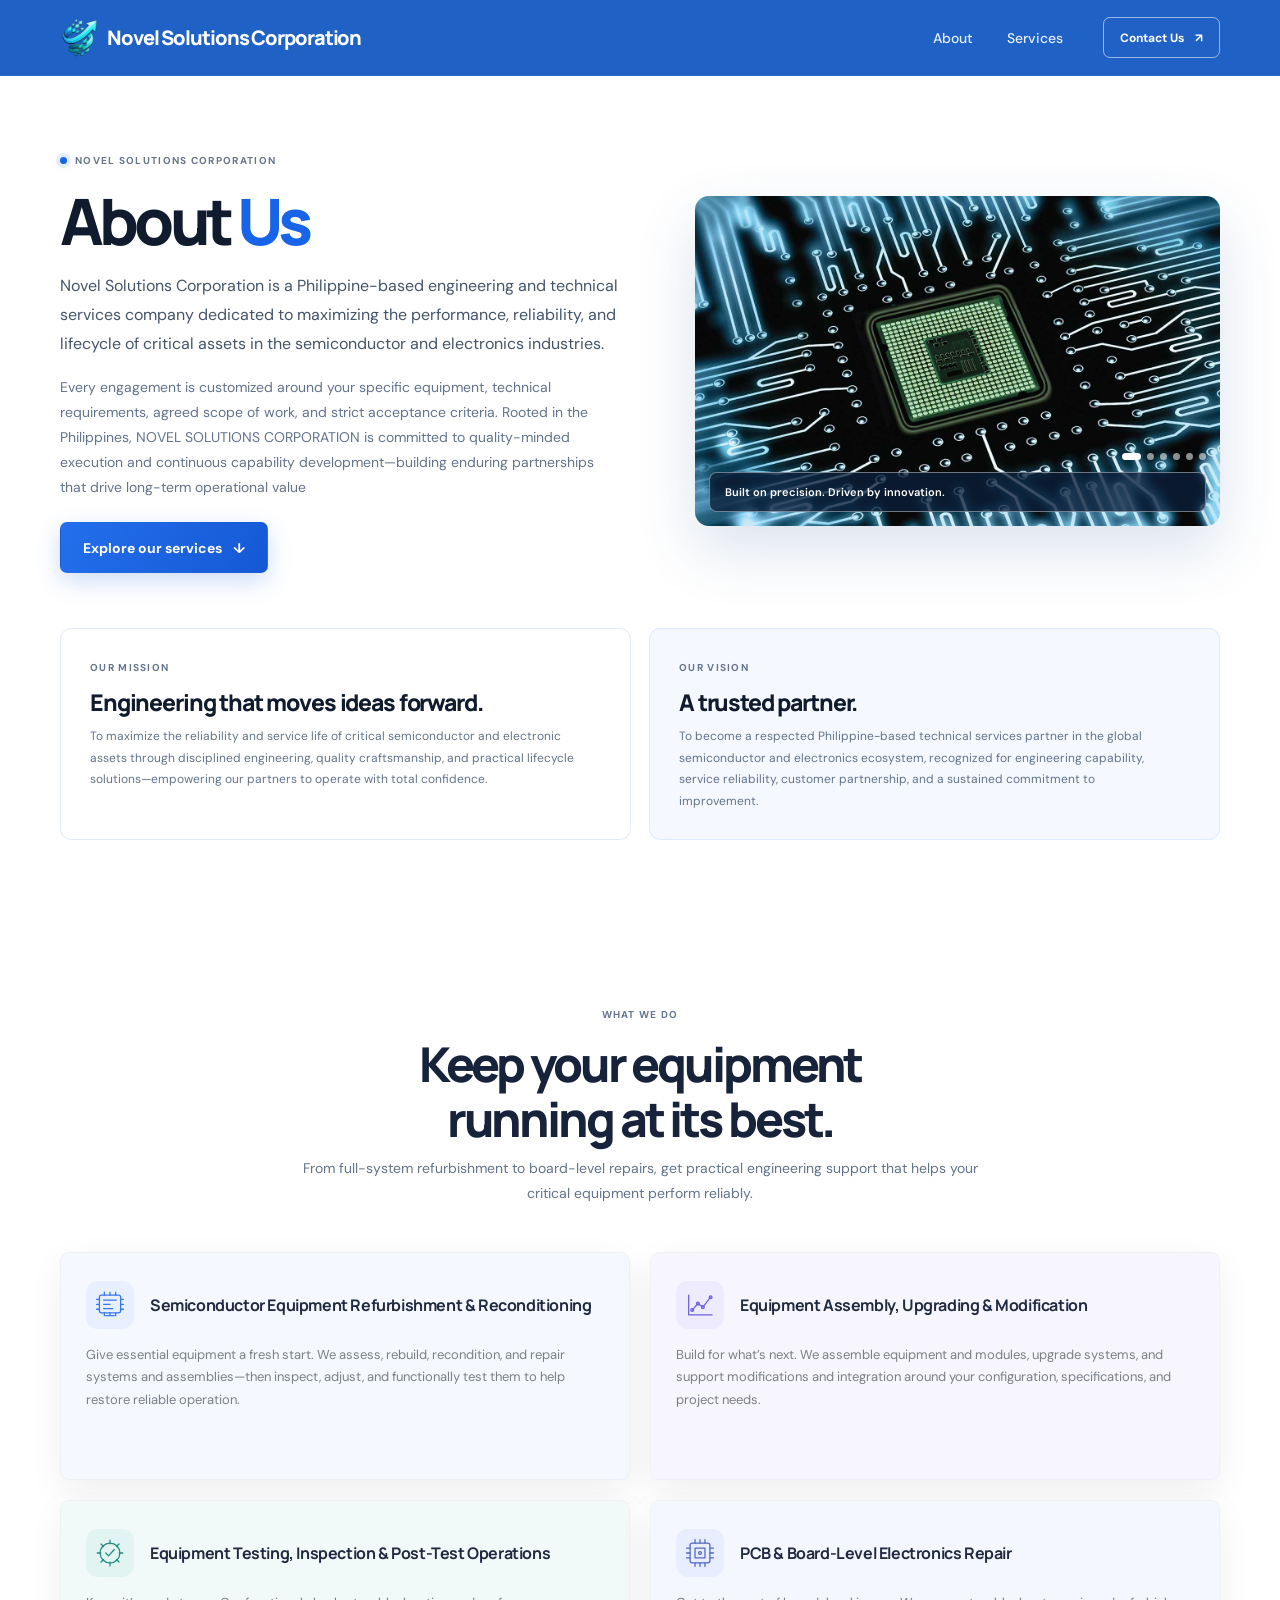
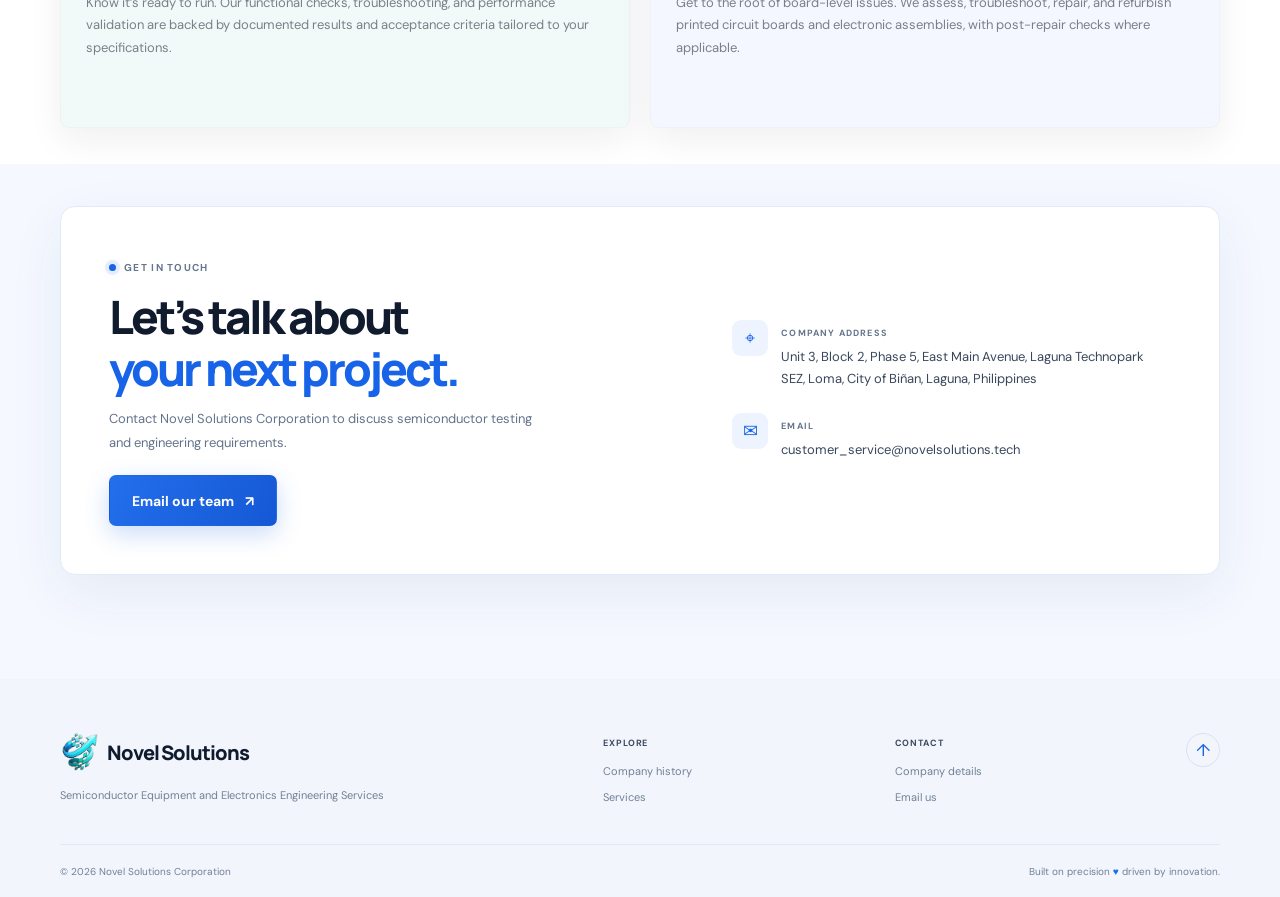
<file: index.html>
<!doctype html>
<html lang="en">
  <head>
    <meta charset="UTF-8" />
    <meta name="viewport" content="width=device-width, initial-scale=1.0" />
    <meta name="description" content="Learn about Novel Solutions Corporation, our semiconductor services, and contact information." />
    <meta name="theme-color" content="#f3f7ff" />
    <script>document.documentElement.classList.add("is-loading");</script>
    <title>Novel Solutions Corporation | Semiconductor Services</title>
    <link rel="preconnect" href="https://fonts.googleapis.com" />
    <link rel="preconnect" href="https://fonts.gstatic.com" crossorigin />
    <link href="https://fonts.googleapis.com/css2?family=DM+Sans:wght@400;500;600;700&family=Manrope:wght@400;500;600;700;800&display=swap" rel="stylesheet" />
    <link rel="preload" as="image" href="assets/novel-solutions-logo.png" />
    <link rel="stylesheet" href="styles.css" />
    <script src="script.js" defer></script>
  </head>
  <body>
    <div class="preloader" role="status" aria-live="polite" aria-label="Loading Novel Solutions">
      <img class="preloader-logo" src="assets/novel-solutions-logo.png" alt="" aria-hidden="true" />
      <span class="preloader-track" aria-hidden="true"><span></span></span>
    </div>
    <header class="site-header" id="top">
      <nav class="nav-wrap container" aria-label="Main navigation">
        <a class="brand" href="#top" aria-label="Novel Solutions home">
          <img class="brand-logo" src="assets/novel-solutions-mark.png" alt="" aria-hidden="true" />
          <span>Novel Solutions Corporation</span>
        </a>
        <button class="menu-toggle" type="button" aria-label="Open navigation" aria-expanded="false" aria-controls="primary-navigation">
          <span></span><span></span><span></span>
        </button>
        <div class="nav-panel" id="primary-navigation">
          <div class="nav-links">
            <a href="#history">About</a>
            <a href="#services">Services</a>
          </div>
          <a class="button button-small button-outline nav-cta" href="#contact">Contact Us <span aria-hidden="true">↗</span></a>
        </div>
      </nav>
    </header>

    <main>
      <section class="company-section section" id="history">
        <div class="container company-layout">
          <div class="company-story">
            <span class="eyebrow"><span class="eyebrow-dot"></span> NOVEL SOLUTIONS CORPORATION</span>
            <h1>About <span>Us</span></h1>
            <p class="company-lead">Novel Solutions Corporation is a Philippine-based engineering and technical services company dedicated to maximizing the performance, reliability, and lifecycle of critical assets in the semiconductor and electronics industries.</p>
            <p>Every engagement is customized around your specific equipment, technical requirements, agreed scope of work, and strict acceptance criteria. Rooted in the Philippines, NOVEL SOLUTIONS CORPORATION is committed to quality-minded execution and continuous capability development—building enduring partnerships that drive long-term operational value</p>
            <a class="button button-primary" href="#services">Explore our services <span aria-hidden="true">↓</span></a>
          </div>
          <figure class="company-photo semiconductor-slideshow" aria-label="Semiconductor image slideshow">
            <div class="slideshow-track">
              <div class="slideshow-slide active"><img src="Image/ss1.jpg" alt="Semiconductor service image 1" /></div>
              <div class="slideshow-slide"><img src="Image/ss2.jpg" alt="Semiconductor service image 2" /></div>
              <div class="slideshow-slide"><img src="Image/ss3.jpg" alt="Semiconductor service image 3" /></div>
              <div class="slideshow-slide"><img src="Image/ss4.jpg" alt="Semiconductor service image 4" /></div>
              <div class="slideshow-slide"><img src="Image/ss5.jpg" alt="Semiconductor service image 5" /></div>
              <div class="slideshow-slide"><img src="Image/ss6.jpg" alt="Semiconductor service image 6" /></div>
            </div>
            <button class="slideshow-arrow slideshow-prev" type="button" aria-label="Previous image">‹</button>
            <button class="slideshow-arrow slideshow-next" type="button" aria-label="Next image">›</button>
            <div class="slideshow-dots" aria-label="Choose slideshow image">
              <button class="active" type="button" aria-label="Show image 1" aria-current="true"></button>
              <button type="button" aria-label="Show image 2"></button>
              <button type="button" aria-label="Show image 3"></button>
              <button type="button" aria-label="Show image 4"></button>
              <button type="button" aria-label="Show image 5"></button>
              <button type="button" aria-label="Show image 6"></button>
            </div>
            <figcaption>Built on precision. Driven by innovation.</figcaption>
          </figure>
        </div>
        <div class="container purpose-grid">
          <article class="purpose-card">
            <span class="eyebrow">OUR MISSION</span>
            <h2>Engineering that moves ideas forward.</h2>
            <p>To maximize the reliability and service life of critical semiconductor and electronic assets through disciplined engineering, quality craftsmanship, and practical lifecycle solutions—empowering our partners to operate with total confidence.</p>
          </article>
          <article class="purpose-card purpose-card-highlight">
            <span class="eyebrow">OUR VISION</span>
            <h2>A trusted partner.</h2>
            <p>To become a respected Philippine-based technical services partner in the global semiconductor and electronics ecosystem, recognized for engineering capability, service reliability, customer partnership, and a sustained commitment to improvement.</p>
          </article>
        </div>
      </section>

      <section class="section company-services" id="services">
        <div class="container">
          <div class="section-heading centered">
            <span class="eyebrow">WHAT WE DO</span>
            <h2>Keep your equipment<br /><span>running at its best.</span></h2>
            <p>From full-system refurbishment to board-level repairs, get practical engineering support that helps your critical equipment perform reliably.</p>
          </div>
          <div class="service-grid">
            <article class="service-card">
              <svg class="circuit-effect" aria-hidden="true" viewBox="0 0 520 228" preserveAspectRatio="none">
                <g class="circuit-traces">
                  <path d="M0 58H94V28H188V76H286" />
                  <path d="M520 42H448V14H366V62H296" />
                  <path d="M52 228V174H112V128H74V88" />
                  <path d="M198 228V184H252V154H340V202H420V228" />
                  <path d="M520 178H462V132H398V98H520" />
                  <path d="M0 132H44V104H150V228" />
                  <path d="M328 228V116H376V82H520" />
                  <path d="M240 228V126H286V68" />
                  <path d="M0 194H74V228" />
                </g>
                <g class="circuit-pulses">
                  <circle cx="188" cy="76" r="3" />
                  <circle cx="366" cy="62" r="3" />
                  <circle cx="112" cy="128" r="3" />
                  <circle cx="398" cy="98" r="3" />
                  <circle cx="286" cy="68" r="3" />
                </g>
              </svg>
              <div class="service-card-heading">
                <span class="service-icon" aria-hidden="true"><svg viewBox="0 0 48 48" fill="none"><rect x="9" y="10" width="30" height="25" rx="3" /><path d="M15 17h18M15 23h9M15 29h13M18 39h12M24 35v4M5 16h4m-4 7h4m-4 7h4m30-14h4m-4 7h4m-4 7h4M16 6v4m8-4v4m8-4v4m-16 25v4m8-4v4m8-4v4" /></svg></span>
                <h3>Semiconductor Equipment Refurbishment &amp; Reconditioning</h3>
              </div>
              <p>Give essential equipment a fresh start. We assess, rebuild, recondition, and repair systems and assemblies—then inspect, adjust, and functionally test them to help restore reliable operation.</p>
            </article>
            <article class="service-card">
              <svg class="circuit-effect" aria-hidden="true" viewBox="0 0 520 228" preserveAspectRatio="none">
                <g class="circuit-traces">
                  <path d="M0 58H94V28H188V76H286" />
                  <path d="M520 42H448V14H366V62H296" />
                  <path d="M52 228V174H112V128H74V88" />
                  <path d="M198 228V184H252V154H340V202H420V228" />
                  <path d="M520 178H462V132H398V98H520" />
                  <path d="M0 132H44V104H150V228" />
                  <path d="M328 228V116H376V82H520" />
                  <path d="M240 228V126H286V68" />
                  <path d="M0 194H74V228" />
                </g>
                <g class="circuit-pulses">
                  <circle cx="188" cy="76" r="3" />
                  <circle cx="366" cy="62" r="3" />
                  <circle cx="112" cy="128" r="3" />
                  <circle cx="398" cy="98" r="3" />
                  <circle cx="286" cy="68" r="3" />
                </g>
              </svg>
              <div class="service-card-heading">
                <span class="service-icon" aria-hidden="true"><svg viewBox="0 0 48 48" fill="none"><path d="M8 38V10m0 28h33" /><path d="m13 31 8-9 7 5 11-14" /><circle cx="13" cy="31" r="2" /><circle cx="21" cy="22" r="2" /><circle cx="28" cy="27" r="2" /><circle cx="39" cy="13" r="2" /></svg></span>
                <h3>Equipment Assembly, Upgrading &amp; Modification</h3>
              </div>
              <p>Build for what’s next. We assemble equipment and modules, upgrade systems, and support modifications and integration around your configuration, specifications, and project needs.</p>
            </article>
            <article class="service-card">
              <svg class="circuit-effect" aria-hidden="true" viewBox="0 0 520 228" preserveAspectRatio="none">
                <g class="circuit-traces">
                  <path d="M0 58H94V28H188V76H286" />
                  <path d="M520 42H448V14H366V62H296" />
                  <path d="M52 228V174H112V128H74V88" />
                  <path d="M198 228V184H252V154H340V202H420V228" />
                  <path d="M520 178H462V132H398V98H520" />
                  <path d="M0 132H44V104H150V228" />
                  <path d="M328 228V116H376V82H520" />
                  <path d="M240 228V126H286V68" />
                  <path d="M0 194H74V228" />
                </g>
                <g class="circuit-pulses">
                  <circle cx="188" cy="76" r="3" />
                  <circle cx="366" cy="62" r="3" />
                  <circle cx="112" cy="128" r="3" />
                  <circle cx="398" cy="98" r="3" />
                  <circle cx="286" cy="68" r="3" />
                </g>
              </svg>
              <div class="service-card-heading">
                <span class="service-icon" aria-hidden="true"><svg viewBox="0 0 48 48" fill="none"><path d="M24 6v5m0 26v5M6 24h5m26 0h5M11.3 11.3l3.5 3.5m18.4 18.4 3.5 3.5m0-25.4-3.5 3.5m-18.4 18.4-3.5 3.5" /><circle cx="24" cy="24" r="14" /><path d="m18 24 4 4 8-9" /></svg></span>
                <h3>Equipment Testing, Inspection &amp; Post-Test Operations</h3>
              </div>
              <p>Know it’s ready to run. Our functional checks, troubleshooting, and performance validation are backed by documented results and acceptance criteria tailored to your specifications.</p>
            </article>
            <article class="service-card">
              <svg class="circuit-effect" aria-hidden="true" viewBox="0 0 520 228" preserveAspectRatio="none">
                <g class="circuit-traces">
                  <path d="M0 58H94V28H188V76H286" />
                  <path d="M520 42H448V14H366V62H296" />
                  <path d="M52 228V174H112V128H74V88" />
                  <path d="M198 228V184H252V154H340V202H420V228" />
                  <path d="M520 178H462V132H398V98H520" />
                  <path d="M0 132H44V104H150V228" />
                  <path d="M328 228V116H376V82H520" />
                  <path d="M240 228V126H286V68" />
                  <path d="M0 194H74V228" />
                </g>
                <g class="circuit-pulses">
                  <circle cx="188" cy="76" r="3" />
                  <circle cx="366" cy="62" r="3" />
                  <circle cx="112" cy="128" r="3" />
                  <circle cx="398" cy="98" r="3" />
                  <circle cx="286" cy="68" r="3" />
                </g>
              </svg>
              <div class="service-card-heading">
                <span class="service-icon" aria-hidden="true"><svg viewBox="0 0 48 48" fill="none"><rect x="10" y="10" width="28" height="28" rx="3" /><path d="M17 17h14v14H17zM17 5v5m7-5v5m7-5v5m-14 28v5m7-5v5m7-5v5M5 17h5m-5 7h5m-5 7h5m28-14h5m-5 7h5m-5 7h5" /><circle cx="24" cy="24" r="2" /></svg></span>
                <h3>PCB &amp; Board-Level Electronics Repair</h3>
              </div>
              <p>Get to the root of board-level issues. We assess, troubleshoot, repair, and refurbish printed circuit boards and electronic assemblies, with post-repair checks where applicable.</p>
            </article>
          </div>
        </div>
      </section>


      <section class="section company-contact" id="contact">
        <div class="container contact-panel">
          <div class="contact-intro">
            <span class="eyebrow"><span class="eyebrow-dot"></span> GET IN TOUCH</span>
            <h2>Let’s talk about<br /><span>your next project.</span></h2>
            <p>Contact Novel Solutions Corporation to discuss semiconductor testing and engineering requirements.</p>
            <a class="button button-primary" href="mailto:customer_service@novelsolutions.tech">Email our team <span aria-hidden="true">↗</span></a>
          </div>
          <div class="contact-details">
            <div class="contact-detail">
              <span class="contact-detail-icon" aria-hidden="true">⌖</span>
              <div><span class="eyebrow">COMPANY ADDRESS</span><p>Unit 3, Block 2, Phase 5, East Main Avenue, Laguna Technopark SEZ, Loma, City of Biñan, Laguna, Philippines</p></div>
            </div>
            <div class="contact-detail">
              <span class="contact-detail-icon" aria-hidden="true">✉</span>
              <div><span class="eyebrow">EMAIL</span><p><a href="mailto:customer_service@novelsolutions.tech">customer_service@novelsolutions.tech</a></p></div>
            </div>
          </div>
        </div>
      </section>
    </main>

    <footer class="site-footer">
      <div class="container footer-main">
        <div class="footer-brand">
          <a class="brand" href="#top"><img class="brand-logo" src="assets/novel-solutions-mark.png" alt="" aria-hidden="true" /><span>Novel Solutions</span></a>
          <p>Semiconductor Equipment and Electronics Engineering Services</p>
        </div>
        <div class="footer-column"><strong>EXPLORE</strong><a href="#history">Company history</a><a href="#services">Services</a></div>
        <div class="footer-column"><strong>CONTACT</strong><a href="#contact">Company details</a><a href="mailto:customer_service@novelsolutions.tech">Email us</a></div>
        <a class="back-top" href="#top" aria-label="Back to top">↑</a>
      </div>
      <div class="container footer-bottom"><span>© <span id="year"></span> Novel Solutions Corporation</span><span>Built on precision <span class="footer-heart">♥</span> driven by innovation.</span></div>
    </footer>
    <dialog class="slideshow-lightbox" aria-label="Expanded slideshow image">
      <button class="lightbox-close" type="button" aria-label="Close expanded image">×</button>
      <button class="lightbox-arrow lightbox-prev" type="button" aria-label="Previous expanded image">‹</button>
      <img src="Image/ss1.jpg" alt="Expanded semiconductor service image" />
      <button class="lightbox-arrow lightbox-next" type="button" aria-label="Next expanded image">›</button>
    </dialog>
  </body>
</html>
</file>
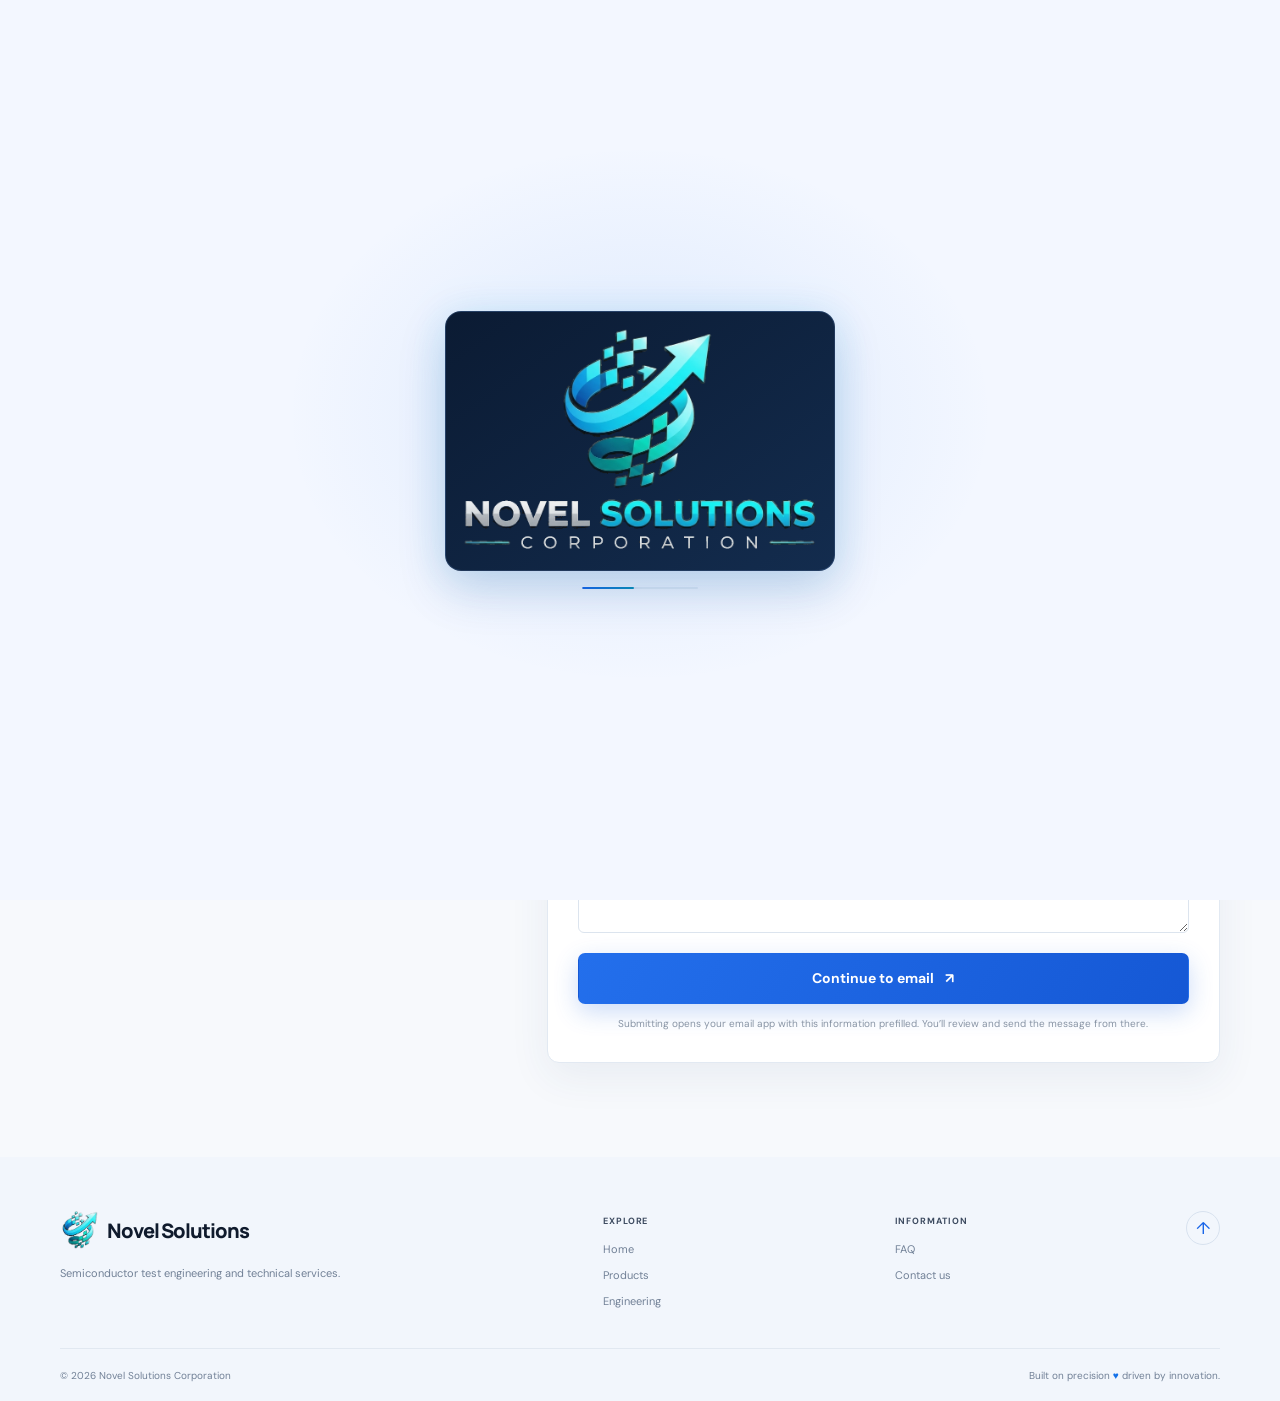
<file: contact.html>
<!doctype html>
<html lang="en">
  <head>
    <meta charset="UTF-8" />
    <meta name="viewport" content="width=device-width, initial-scale=1.0" />
    <meta name="description" content="Contact Novel Solutions Corporation about semiconductor test engineering and technical services." />
    <meta name="theme-color" content="#f3f7ff" />
    <script>document.documentElement.classList.add("is-loading");</script>
    <title>Contact Us | Novel Solutions Corporation</title>
    <link rel="preconnect" href="https://fonts.googleapis.com" />
    <link rel="preconnect" href="https://fonts.gstatic.com" crossorigin />
    <link href="https://fonts.googleapis.com/css2?family=DM+Sans:wght@400;500;600;700&family=Manrope:wght@400;500;600;700;800&display=swap" rel="stylesheet" />
    <link rel="preload" as="image" href="assets/novel-solutions-logo.png" />
    <link rel="stylesheet" href="styles.css" />
    <script src="script.js" defer></script>
  </head>
  <body>
    <div class="preloader" role="status" aria-live="polite" aria-label="Loading Novel Solutions">
      <img class="preloader-logo" src="assets/novel-solutions-logo.png" alt="" aria-hidden="true" />
      <span class="preloader-track" aria-hidden="true"><span></span></span>
    </div>
    <header class="site-header" id="top">
      <nav class="nav-wrap container" aria-label="Main navigation">
        <a class="brand" href="index.html" aria-label="Novel Solutions home">
          <img class="brand-logo" src="assets/novel-solutions-mark.png" alt="" aria-hidden="true" />
          <span>Novel Solutions Corporation</span>
        </a>
        <button class="menu-toggle" type="button" aria-label="Open navigation" aria-expanded="false" aria-controls="primary-navigation">
          <span></span><span></span><span></span>
        </button>
        <div class="nav-panel" id="primary-navigation">
          <div class="nav-links">
            <a href="index.html">Home</a>
            <a href="products.html">Products</a>
            <a href="engineering.html">Engineering</a>
            <a href="faq.html">FAQ</a>
          </div>
          <a class="button button-small button-outline nav-cta nav-current" href="contact.html" aria-current="page">Contact Us <span aria-hidden="true">↗</span></a>
        </div>
      </nav>
    </header>
    <main>
      <section class="contact-page-hero">
        <div class="container contact-page-hero-inner">
          <span class="eyebrow"><span class="eyebrow-dot"></span> START A CONVERSATION</span>
          <h1>Let’s talk about<br /><span>what you’re building.</span></h1>
          <p>Share your contact details and our team can follow up about your semiconductor test engineering needs.</p>
        </div>
      </section>
      <section class="contact-section">
        <div class="container contact-layout">
          <aside class="contact-aside">
            <span class="eyebrow">NOVEL SOLUTIONS CORPORATION</span>
            <h2>Good work starts<br />with a <span>conversation.</span></h2>
            <p>Whether you’re exploring a test program or working through a specific engineering challenge, tell us how to reach you.</p>
            <div class="contact-aside-note">
              <span class="contact-note-icon" aria-hidden="true">↗</span>
              <span><strong>What happens next?</strong><small>Your email app will open with your details ready to send to our team.</small></span>
            </div>
            <a class="contact-email-link" href="mailto:info@novelsolutions.com">info@novelsolutions.com <span aria-hidden="true">↗</span></a>
          </aside>
          <form class="contact-form" id="contact-form">
            <div class="form-heading">
              <span class="eyebrow">CONTACT FORM</span>
              <h2>How can we reach you?</h2>
              <p>Fields marked <span aria-hidden="true">*</span> are required.</p>
            </div>
            <div class="form-fields">
              <label class="form-field" for="first-name">
                <span>First name <b aria-hidden="true">*</b></span>
                <input id="first-name" name="firstName" type="text" autocomplete="given-name" placeholder="Jane" required />
              </label>
              <label class="form-field" for="last-name">
                <span>Last name <b aria-hidden="true">*</b></span>
                <input id="last-name" name="lastName" type="text" autocomplete="family-name" placeholder="Smith" required />
              </label>
              <label class="form-field form-field-wide" for="email">
                <span>Email address <b aria-hidden="true">*</b></span>
                <input id="email" name="email" type="email" autocomplete="email" placeholder="jane@company.com" required />
              </label>
              <label class="form-field form-field-wide" for="contact-number">
                <span>Contact number <b aria-hidden="true">*</b></span>
                <input id="contact-number" name="contactNumber" type="tel" autocomplete="tel" inputmode="tel" placeholder="+1 555 123 4567" title="Enter a phone number with 7 to 15 digits." required />
              </label>
              <label class="form-field form-field-wide" for="message">
                <span>How can we help? <small>(optional)</small></span>
                <textarea id="message" name="message" rows="4" placeholder="Tell us a little about your project or test requirements."></textarea>
              </label>
            </div>
            <button class="button button-primary contact-submit" type="submit">Continue to email <span aria-hidden="true">↗</span></button>
            <p class="form-status" id="contact-status" role="status" aria-live="polite"></p>
            <p class="form-footnote">Submitting opens your email app with this information prefilled. You’ll review and send the message from there.</p>
          </form>
        </div>
      </section>
    </main>
    <footer class="site-footer">
      <div class="container footer-main">
        <div class="footer-brand"><a class="brand" href="index.html"><img class="brand-logo" src="assets/novel-solutions-mark.png" alt="" aria-hidden="true" /><span>Novel Solutions</span></a><p>Semiconductor test engineering and technical services.</p></div>
        <div class="footer-column"><strong>EXPLORE</strong><a href="index.html">Home</a><a href="products.html">Products</a><a href="engineering.html">Engineering</a></div>
        <div class="footer-column"><strong>INFORMATION</strong><a href="faq.html">FAQ</a><a href="contact.html" aria-current="page">Contact us</a></div>
        <a class="back-top" href="#top" aria-label="Back to top">↑</a>
      </div>
      <div class="container footer-bottom"><span>© <span id="year"></span> Novel Solutions Corporation</span><span>Built on precision <span class="footer-heart">♥</span> driven by innovation.</span></div>
    </footer>
  </body>
</html>
</file>
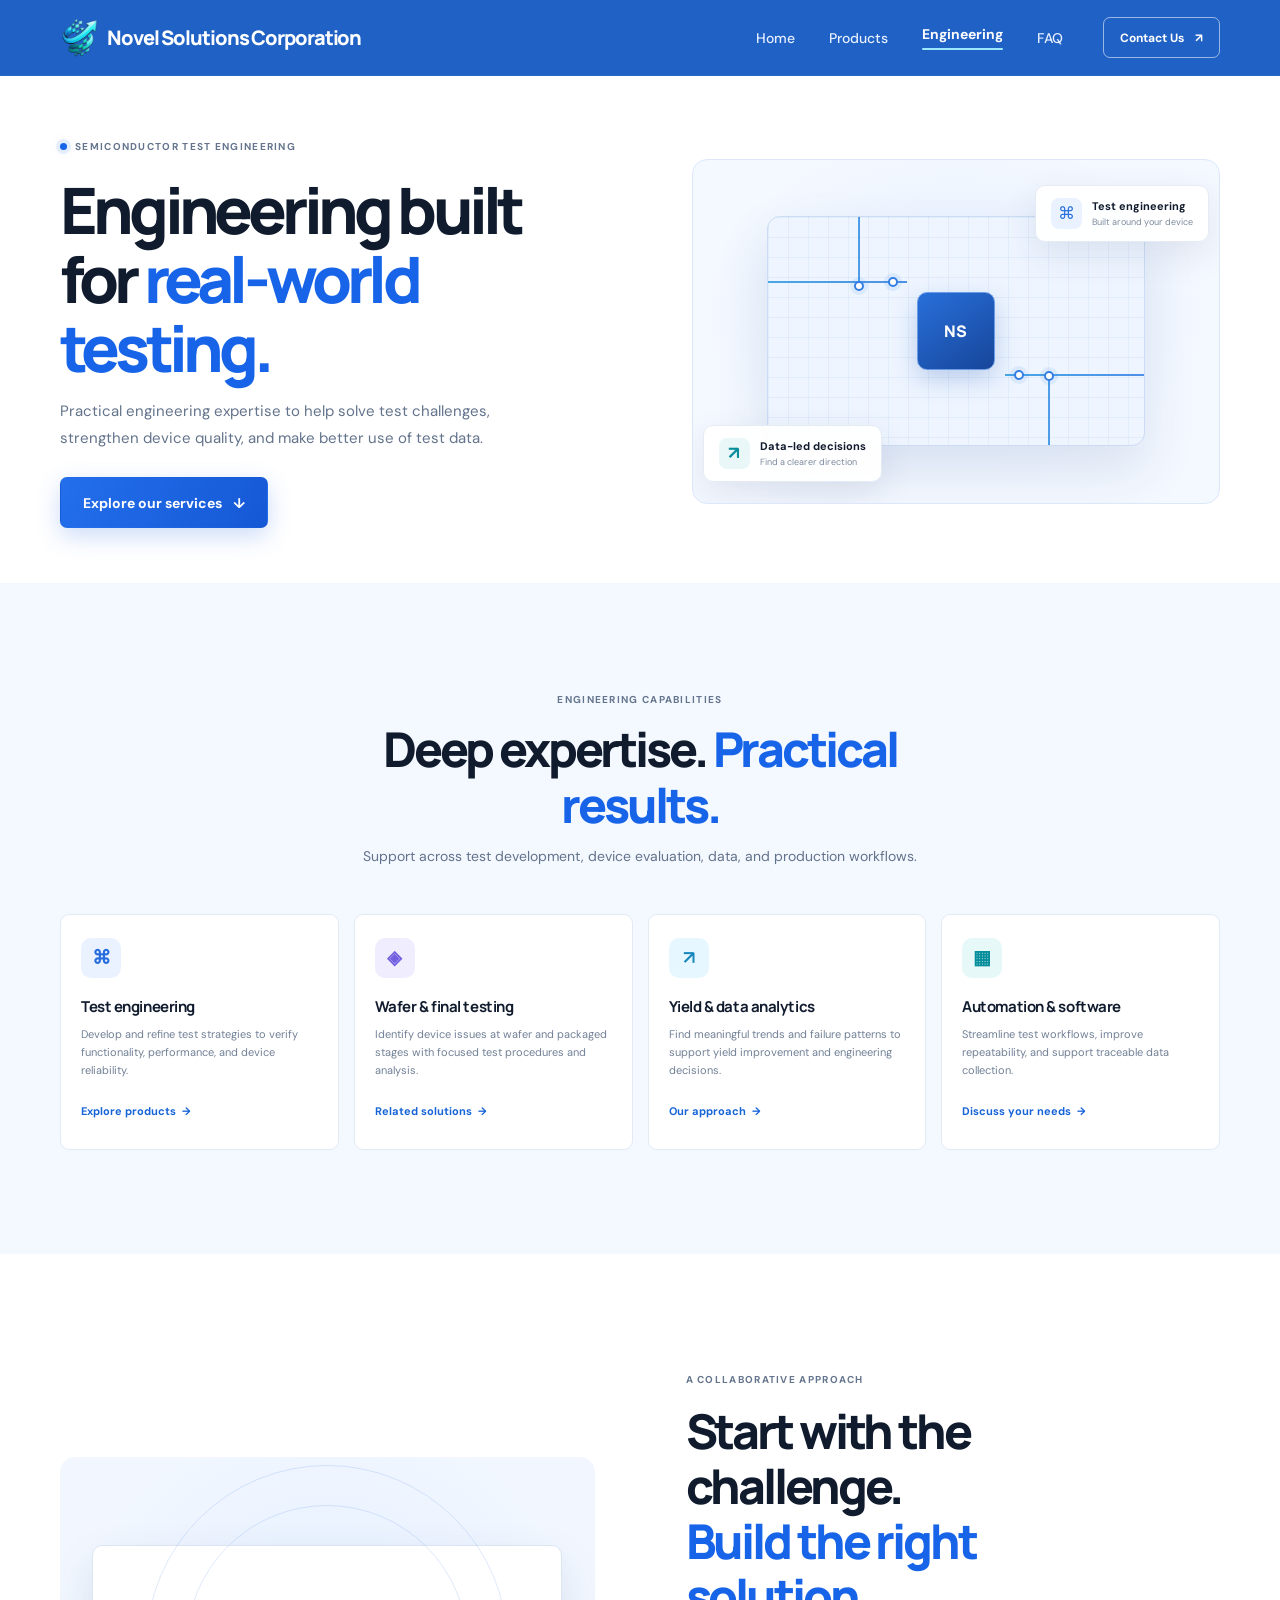
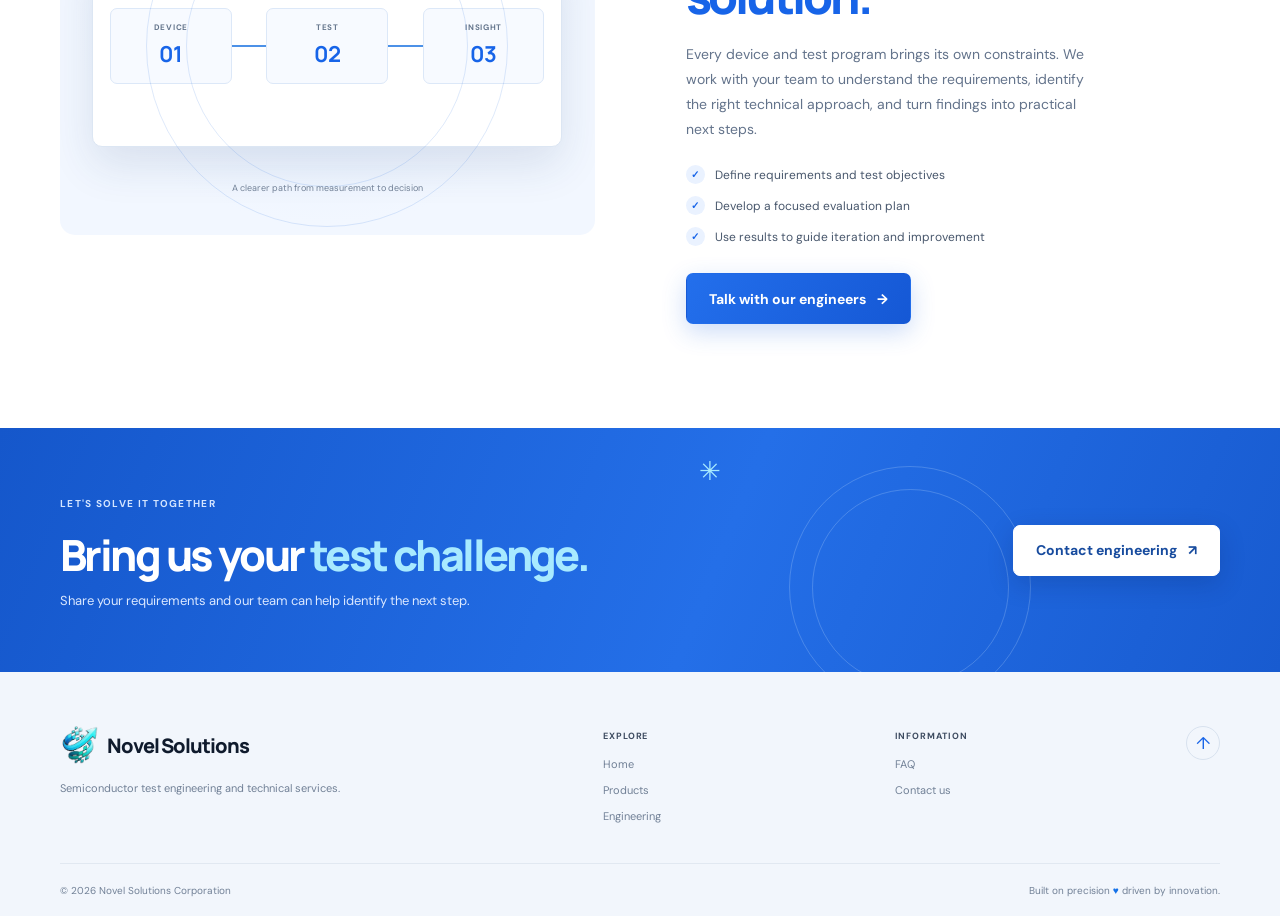
<file: engineering.html>
<!doctype html>
<html lang="en">
  <head>
    <meta charset="UTF-8" />
    <meta name="viewport" content="width=device-width, initial-scale=1.0" />
    <meta name="description" content="Learn about semiconductor test engineering, wafer and final testing, data analytics, and automation at Novel Solutions." />
    <meta name="theme-color" content="#f3f7ff" />
    <script>document.documentElement.classList.add("is-loading");</script>
    <title>Engineering | Novel Solutions Corporation</title>
    <link rel="preconnect" href="https://fonts.googleapis.com" />
    <link rel="preconnect" href="https://fonts.gstatic.com" crossorigin />
    <link href="https://fonts.googleapis.com/css2?family=DM+Sans:wght@400;500;600;700&family=Manrope:wght@400;500;600;700;800&display=swap" rel="stylesheet" />
    <link rel="preload" as="image" href="assets/novel-solutions-logo.png" />
    <link rel="stylesheet" href="styles.css" />
    <script src="script.js" defer></script>
  </head>
  <body>
    <div class="preloader" role="status" aria-live="polite" aria-label="Loading Novel Solutions">
      <img class="preloader-logo" src="assets/novel-solutions-logo.png" alt="" aria-hidden="true" />
      <span class="preloader-track" aria-hidden="true"><span></span></span>
    </div>
    <header class="site-header" id="top">
      <nav class="nav-wrap container" aria-label="Main navigation">
        <a class="brand" href="index.html" aria-label="Novel Solutions home"><img class="brand-logo" src="assets/novel-solutions-mark.png" alt="" aria-hidden="true" /><span>Novel Solutions Corporation</span></a>
        <button class="menu-toggle" type="button" aria-label="Open navigation" aria-expanded="false" aria-controls="primary-navigation"><span></span><span></span><span></span></button>
        <div class="nav-panel" id="primary-navigation">
          <div class="nav-links"><a href="index.html">Home</a><a href="products.html">Products</a><a href="engineering.html" aria-current="page">Engineering</a><a href="faq.html">FAQ</a></div>
          <a class="button button-small button-outline nav-cta" href="contact.html">Contact Us <span aria-hidden="true">↗</span></a>
        </div>
      </nav>
    </header>
    <main>
      <section class="page-hero container">
        <div class="page-hero-copy">
          <span class="eyebrow"><span class="eyebrow-dot"></span> SEMICONDUCTOR TEST ENGINEERING</span>
          <h1>Engineering built<br />for <span>real-world testing.</span></h1>
          <p>Practical engineering expertise to help solve test challenges, strengthen device quality, and make better use of test data.</p>
          <a class="button button-primary" href="#capabilities">Explore our services <span aria-hidden="true">↓</span></a>
        </div>
        <div class="page-hero-visual engineering-visual" role="img" aria-label="Technical semiconductor circuit design illustration">
          <div class="circuit-board"><div class="circuit-chip"><span>NS</span></div><i class="circuit-line line-a"></i><i class="circuit-line line-b"></i><i class="circuit-line line-c"></i><i class="circuit-line line-d"></i><i class="circuit-node node-a"></i><i class="circuit-node node-b"></i><i class="circuit-node node-c"></i><i class="circuit-node node-d"></i></div>
          <div class="float-card float-card-top"><span class="float-icon">⌘</span><span><strong>Test engineering</strong><small>Built around your device</small></span></div>
          <div class="float-card float-card-bottom"><span class="float-chart">↗</span><span><strong>Data-led decisions</strong><small>Find a clearer direction</small></span></div>
        </div>
      </section>
      <section class="section features-section" id="capabilities">
        <div class="container">
          <div class="section-heading centered"><span class="eyebrow">ENGINEERING CAPABILITIES</span><h2>Deep expertise. <span>Practical results.</span></h2><p>Support across test development, device evaluation, data, and production workflows.</p></div>
          <div class="feature-grid">
            <article class="feature-card"><span class="feature-icon icon-blue">⌘</span><h3>Test engineering</h3><p>Develop and refine test strategies to verify functionality, performance, and device reliability.</p><a href="products.html">Explore products <span aria-hidden="true">→</span></a></article>
            <article class="feature-card"><span class="feature-icon icon-indigo">◈</span><h3>Wafer &amp; final testing</h3><p>Identify device issues at wafer and packaged stages with focused test procedures and analysis.</p><a href="products.html">Related solutions <span aria-hidden="true">→</span></a></article>
            <article class="feature-card"><span class="feature-icon icon-sky">↗</span><h3>Yield &amp; data analytics</h3><p>Find meaningful trends and failure patterns to support yield improvement and engineering decisions.</p><a href="#approach">Our approach <span aria-hidden="true">→</span></a></article>
            <article class="feature-card"><span class="feature-icon icon-cyan">▦</span><h3>Automation &amp; software</h3><p>Streamline test workflows, improve repeatability, and support traceable data collection.</p><a href="#get-started">Discuss your needs <span aria-hidden="true">→</span></a></article>
          </div>
        </div>
      </section>
      <section class="section showcase-section" id="approach">
        <div class="container split-layout">
          <div class="showcase-visual visual-blue">
            <div class="engineering-diagram"><div class="diagram-node"><span>DEVICE</span><b>01</b></div><i></i><div class="diagram-node"><span>TEST</span><b>02</b></div><i></i><div class="diagram-node"><span>INSIGHT</span><b>03</b></div><div class="diagram-caption">A clearer path from measurement to decision</div></div>
          </div>
          <div class="showcase-copy"><span class="eyebrow">A COLLABORATIVE APPROACH</span><h2>Start with the challenge.<br /><span>Build the right solution.</span></h2><p>Every device and test program brings its own constraints. We work with your team to understand the requirements, identify the right technical approach, and turn findings into practical next steps.</p><ul class="check-list"><li><span>✓</span> Define requirements and test objectives</li><li><span>✓</span> Develop a focused evaluation plan</li><li><span>✓</span> Use results to guide iteration and improvement</li></ul><a class="button button-primary" href="#get-started">Talk with our engineers <span aria-hidden="true">→</span></a></div>
        </div>
      </section>
      <section class="cta-band" id="get-started">
        <div class="container cta-inner"><div class="cta-sparkle" aria-hidden="true">✳</div><div><span class="eyebrow">LET'S SOLVE IT TOGETHER</span><h2>Bring us your <span>test challenge.</span></h2><p>Share your requirements and our team can help identify the next step.</p></div><a class="button button-white" href="contact.html">Contact engineering <span aria-hidden="true">↗</span></a></div>
      </section>
    </main>
    <footer class="site-footer">
      <div class="container footer-main"><div class="footer-brand"><a class="brand" href="index.html"><img class="brand-logo" src="assets/novel-solutions-mark.png" alt="" aria-hidden="true" /><span>Novel Solutions</span></a><p>Semiconductor test engineering and technical services.</p></div><div class="footer-column"><strong>EXPLORE</strong><a href="index.html">Home</a><a href="products.html">Products</a><a href="engineering.html">Engineering</a></div><div class="footer-column"><strong>INFORMATION</strong><a href="faq.html">FAQ</a><a href="contact.html">Contact us</a></div><a class="back-top" href="#top" aria-label="Back to top">↑</a></div>
      <div class="container footer-bottom"><span>© <span id="year"></span> Novel Solutions Corporation</span><span>Built on precision <span class="footer-heart">♥</span> driven by innovation.</span></div>
    </footer>
  </body>
</html>
</file>
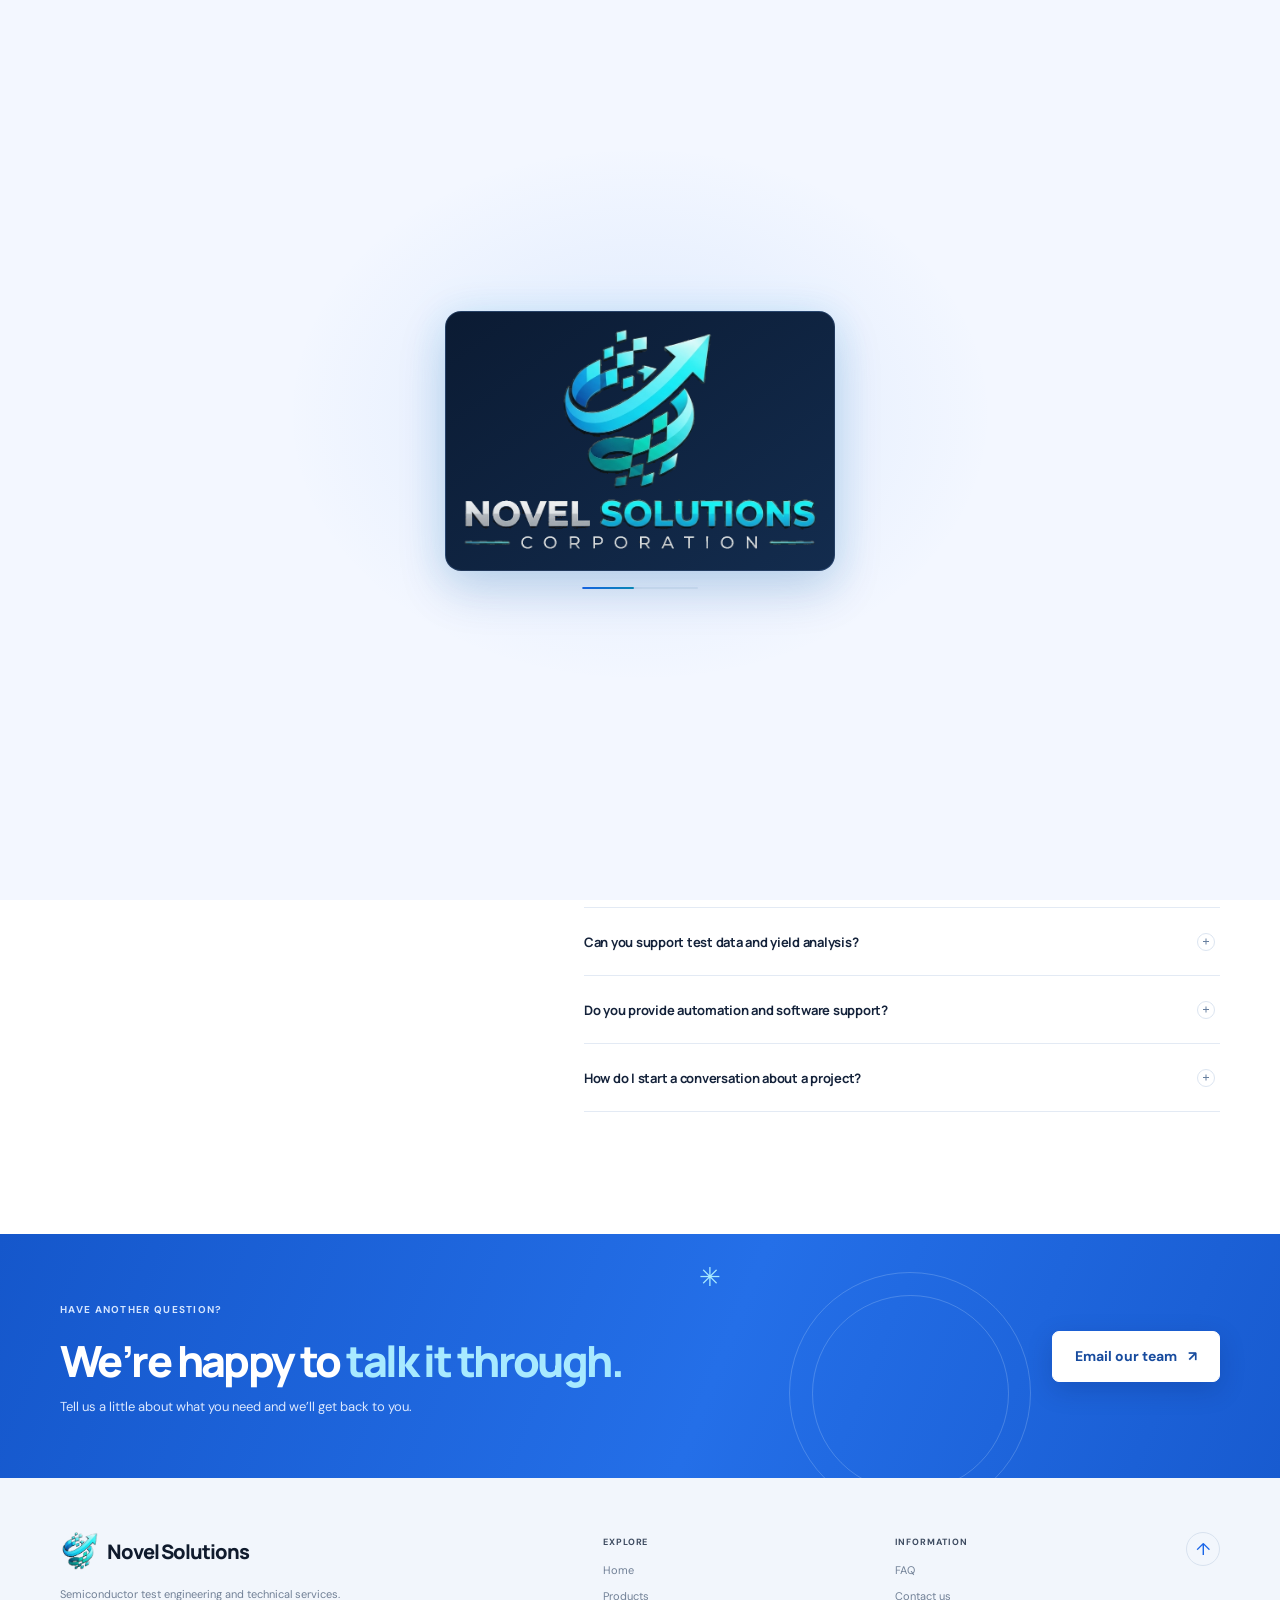
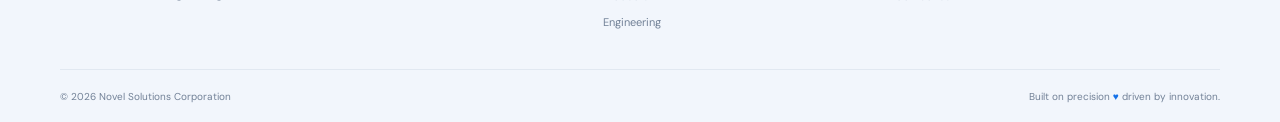
<file: faq.html>
<!doctype html>
<html lang="en">
  <head>
    <meta charset="UTF-8" />
    <meta name="viewport" content="width=device-width, initial-scale=1.0" />
    <meta name="description" content="Answers to common questions about Novel Solutions semiconductor test engineering and technical services." />
    <meta name="theme-color" content="#f3f7ff" />
    <script>document.documentElement.classList.add("is-loading");</script>
    <title>FAQ | Novel Solutions Corporation</title>
    <link rel="preconnect" href="https://fonts.googleapis.com" />
    <link rel="preconnect" href="https://fonts.gstatic.com" crossorigin />
    <link href="https://fonts.googleapis.com/css2?family=DM+Sans:wght@400;500;600;700&family=Manrope:wght@400;500;600;700;800&display=swap" rel="stylesheet" />
    <link rel="preload" as="image" href="assets/novel-solutions-logo.png" />
    <link rel="stylesheet" href="styles.css" />
    <script src="script.js" defer></script>
  </head>
  <body>
    <div class="preloader" role="status" aria-live="polite" aria-label="Loading Novel Solutions">
      <img class="preloader-logo" src="assets/novel-solutions-logo.png" alt="" aria-hidden="true" />
      <span class="preloader-track" aria-hidden="true"><span></span></span>
    </div>
    <header class="site-header" id="top">
      <nav class="nav-wrap container" aria-label="Main navigation">
        <a class="brand" href="index.html" aria-label="Novel Solutions home"><img class="brand-logo" src="assets/novel-solutions-mark.png" alt="" aria-hidden="true" /><span>Novel Solutions Corporation</span></a>
        <button class="menu-toggle" type="button" aria-label="Open navigation" aria-expanded="false" aria-controls="primary-navigation"><span></span><span></span><span></span></button>
        <div class="nav-panel" id="primary-navigation">
          <div class="nav-links"><a href="index.html">Home</a><a href="products.html">Products</a><a href="engineering.html">Engineering</a><a href="faq.html" aria-current="page">FAQ</a></div>
          <a class="button button-small button-outline nav-cta" href="contact.html">Contact Us <span aria-hidden="true">↗</span></a>
        </div>
      </nav>
    </header>
    <main>
      <section class="faq-page-hero">
        <div class="container faq-page-hero-inner">
          <span class="eyebrow"><span class="eyebrow-dot"></span> HERE TO HELP</span>
          <h1>Good questions.<br /><span>Clear answers.</span></h1>
          <p>Find out more about our semiconductor test engineering services and how we can work together.</p>
          <a class="button button-primary" href="contact.html">Ask our team <span aria-hidden="true">↗</span></a>
        </div>
      </section>
      <section class="section faq-section faq-page-section">
        <div class="container faq-layout">
          <div class="faq-intro"><span class="eyebrow">FREQUENTLY ASKED QUESTIONS</span><h2>Let’s get the<br /><span>details sorted.</span></h2><p>Can’t find what you’re looking for? Get in touch and our team will be happy to help.</p><a class="text-link" href="contact.html">Contact our team <span aria-hidden="true">→</span></a></div>
          <div class="faq-list">
            <details open><summary>What does Novel Solutions specialize in?<span aria-hidden="true"></span></summary><p>Novel Solutions Corporation provides semiconductor test engineering and technical services, including device testing, engineering support, yield and data analytics, and test automation.</p></details>
            <details><summary>What is semiconductor test engineering?<span aria-hidden="true"></span></summary><p>Test engineering develops and applies methods to evaluate semiconductor devices. It helps verify functionality and performance, identify issues, and provide useful information for product and manufacturing teams.</p></details>
            <details><summary>What is the difference between wafer and final testing?<span aria-hidden="true"></span></summary><p>Wafer testing evaluates individual dies before they are packaged. Final testing evaluates packaged devices after assembly. Both stages help identify defects and confirm device performance.</p></details>
            <details><summary>Can you support test data and yield analysis?<span aria-hidden="true"></span></summary><p>Yes. Test data analysis can help identify failure patterns, understand yield behavior, and support engineering decisions. The specific scope depends on your devices, data, and objectives.</p></details>
            <details><summary>Do you provide automation and software support?<span aria-hidden="true"></span></summary><p>We support software and automation efforts that improve testing productivity, data accuracy, workflow repeatability, and traceability.</p></details>
            <details><summary>How do I start a conversation about a project?<span aria-hidden="true"></span></summary><p>Contact our team with a brief description of your device, testing goals, and current challenge. We can discuss your requirements and potential next steps.</p></details>
          </div>
        </div>
      </section>
      <section class="cta-band" id="get-started">
        <div class="container cta-inner"><div class="cta-sparkle" aria-hidden="true">✳</div><div><span class="eyebrow">HAVE ANOTHER QUESTION?</span><h2>We’re happy to <span>talk it through.</span></h2><p>Tell us a little about what you need and we’ll get back to you.</p></div><a class="button button-white" href="contact.html">Email our team <span aria-hidden="true">↗</span></a></div>
      </section>
    </main>
    <footer class="site-footer">
      <div class="container footer-main"><div class="footer-brand"><a class="brand" href="index.html"><img class="brand-logo" src="assets/novel-solutions-mark.png" alt="" aria-hidden="true" /><span>Novel Solutions</span></a><p>Semiconductor test engineering and technical services.</p></div><div class="footer-column"><strong>EXPLORE</strong><a href="index.html">Home</a><a href="products.html">Products</a><a href="engineering.html">Engineering</a></div><div class="footer-column"><strong>INFORMATION</strong><a href="faq.html">FAQ</a><a href="contact.html">Contact us</a></div><a class="back-top" href="#top" aria-label="Back to top">↑</a></div>
      <div class="container footer-bottom"><span>© <span id="year"></span> Novel Solutions Corporation</span><span>Built on precision <span class="footer-heart">♥</span> driven by innovation.</span></div>
    </footer>
  </body>
</html>
</file>
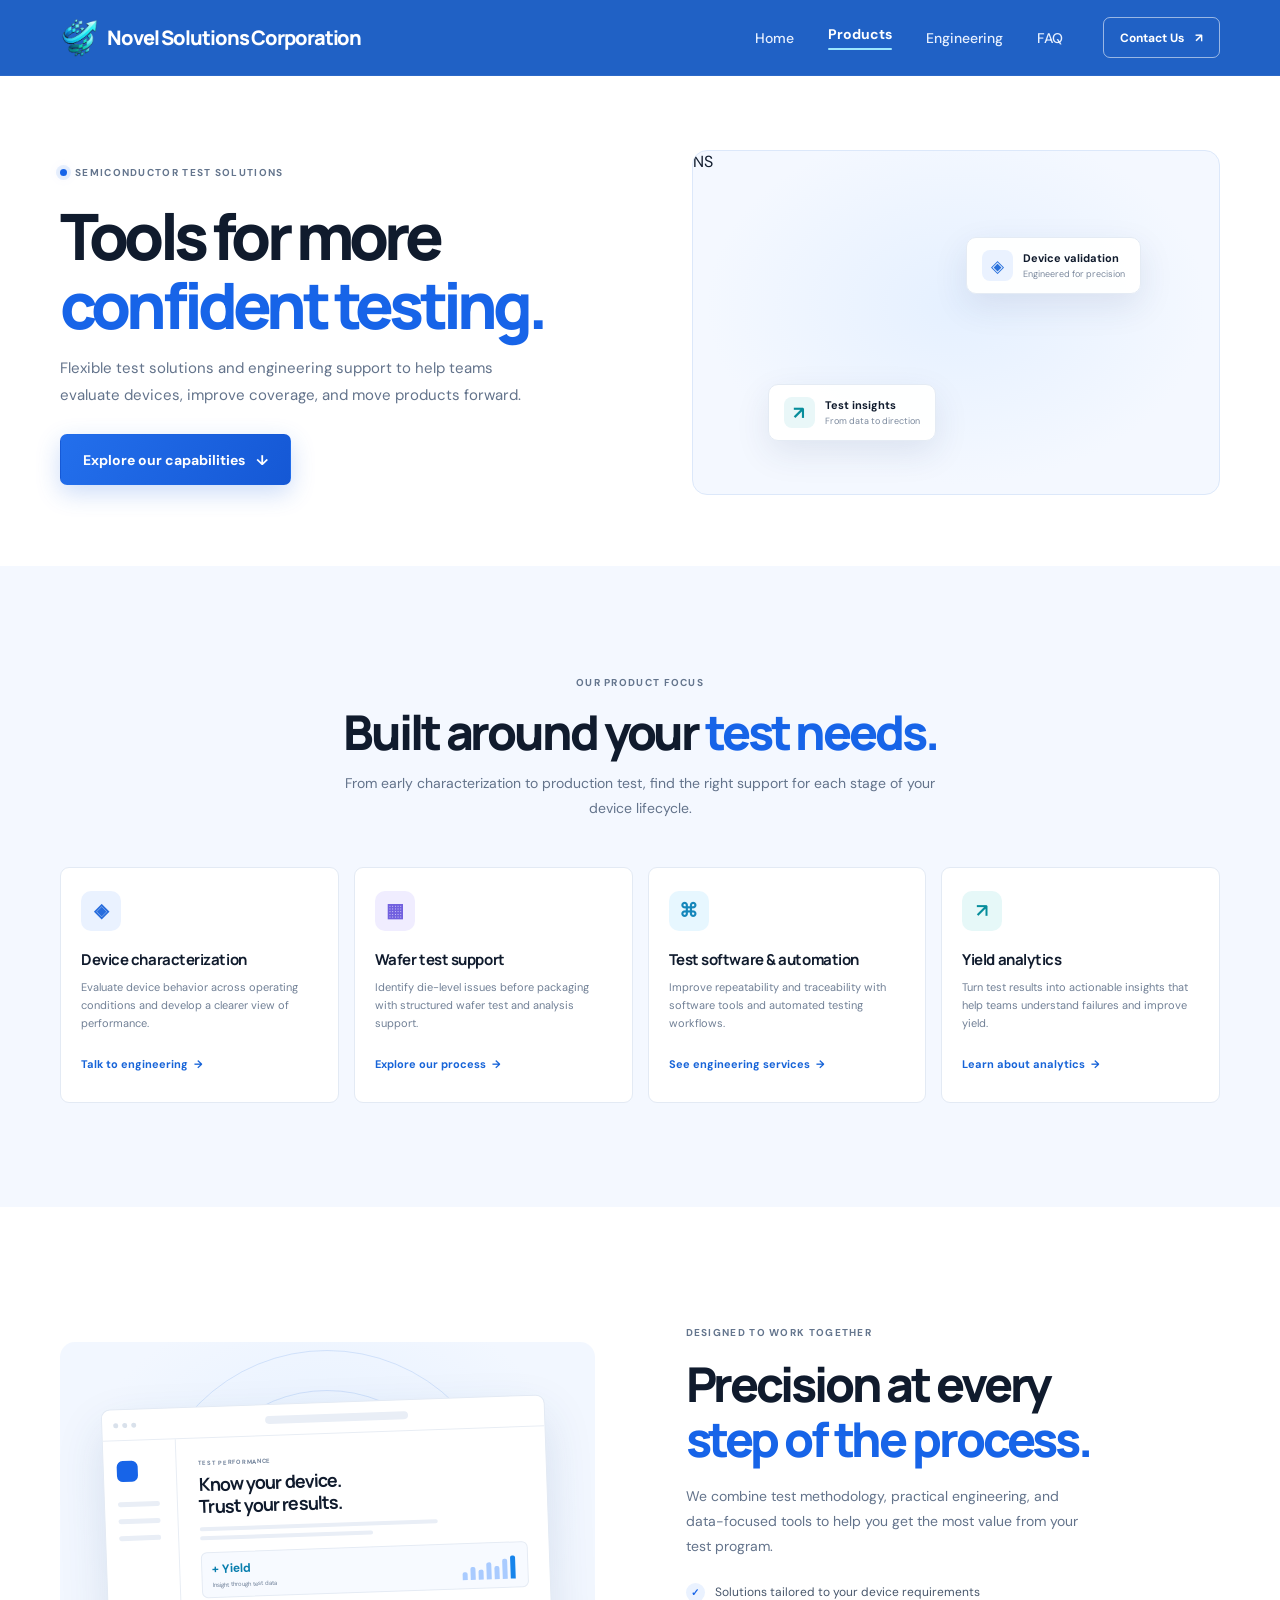
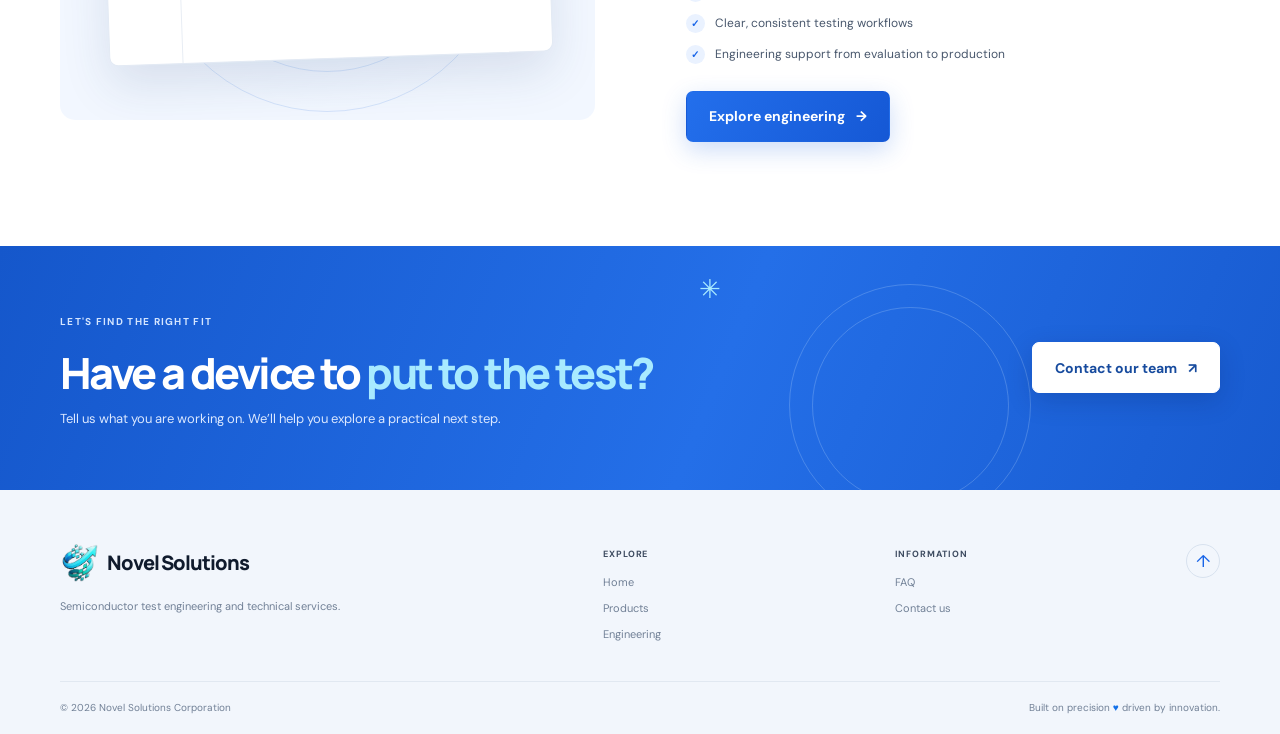
<file: products.html>
<!doctype html>
<html lang="en">
  <head>
    <meta charset="UTF-8" />
    <meta name="viewport" content="width=device-width, initial-scale=1.0" />
    <meta name="description" content="Explore semiconductor test solutions and precision-engineered products from Novel Solutions Corporation." />
    <meta name="theme-color" content="#f3f7ff" />
    <script>document.documentElement.classList.add("is-loading");</script>
    <title>Products | Novel Solutions Corporation</title>
    <link rel="preconnect" href="https://fonts.googleapis.com" />
    <link rel="preconnect" href="https://fonts.gstatic.com" crossorigin />
    <link href="https://fonts.googleapis.com/css2?family=DM+Sans:wght@400;500;600;700&family=Manrope:wght@400;500;600;700;800&display=swap" rel="stylesheet" />
    <link rel="preload" as="image" href="assets/novel-solutions-logo.png" />
    <link rel="stylesheet" href="styles.css" />
    <script src="script.js" defer></script>
  </head>
  <body>
    <div class="preloader" role="status" aria-live="polite" aria-label="Loading Novel Solutions">
      <img class="preloader-logo" src="assets/novel-solutions-logo.png" alt="" aria-hidden="true" />
      <span class="preloader-track" aria-hidden="true"><span></span></span>
    </div>
    <header class="site-header" id="top">
      <nav class="nav-wrap container" aria-label="Main navigation">
        <a class="brand" href="index.html" aria-label="Novel Solutions home">
          <img class="brand-logo" src="assets/novel-solutions-mark.png" alt="" aria-hidden="true" />
          <span>Novel Solutions Corporation</span>
        </a>
        <button class="menu-toggle" type="button" aria-label="Open navigation" aria-expanded="false" aria-controls="primary-navigation"><span></span><span></span><span></span></button>
        <div class="nav-panel" id="primary-navigation">
          <div class="nav-links">
            <a href="index.html">Home</a>
            <a href="products.html" aria-current="page">Products</a>
            <a href="engineering.html">Engineering</a>
            <a href="faq.html">FAQ</a>
          </div>
          <a class="button button-small button-outline nav-cta" href="contact.html">Contact Us <span aria-hidden="true">↗</span></a>
        </div>
      </nav>
    </header>
    <main>
      <section class="page-hero container">
        <div class="page-hero-copy">
          <span class="eyebrow"><span class="eyebrow-dot"></span> SEMICONDUCTOR TEST SOLUTIONS</span>
          <h1>Tools for more<br /><span>confident testing.</span></h1>
          <p>Flexible test solutions and engineering support to help teams evaluate devices, improve coverage, and move products forward.</p>
          <a class="button button-primary" href="#product-range">Explore our capabilities <span aria-hidden="true">↓</span></a>
        </div>
        <div class="page-hero-visual product-visual" role="img" aria-label="Semiconductor wafer and precision test equipment">
          <div class="product-chip"><span>NS</span><i></i><i></i><i></i><i></i></div>
          <span class="product-orbit product-orbit-one"></span><span class="product-orbit product-orbit-two"></span>
          <div class="float-card float-card-top"><span class="float-icon">◈</span><span><strong>Device validation</strong><small>Engineered for precision</small></span></div>
          <div class="float-card float-card-bottom"><span class="float-chart">↗</span><span><strong>Test insights</strong><small>From data to direction</small></span></div>
        </div>
      </section>
      <section class="section features-section" id="product-range">
        <div class="container">
          <div class="section-heading centered">
            <span class="eyebrow">OUR PRODUCT FOCUS</span>
            <h2>Built around your <span>test needs.</span></h2>
            <p>From early characterization to production test, find the right support for each stage of your device lifecycle.</p>
          </div>
          <div class="feature-grid product-grid">
            <article class="feature-card"><span class="feature-icon icon-blue">◈</span><h3>Device characterization</h3><p>Evaluate device behavior across operating conditions and develop a clearer view of performance.</p><a href="engineering.html">Talk to engineering <span aria-hidden="true">→</span></a></article>
            <article class="feature-card"><span class="feature-icon icon-indigo">▦</span><h3>Wafer test support</h3><p>Identify die-level issues before packaging with structured wafer test and analysis support.</p><a href="engineering.html">Explore our process <span aria-hidden="true">→</span></a></article>
            <article class="feature-card"><span class="feature-icon icon-sky">⌘</span><h3>Test software &amp; automation</h3><p>Improve repeatability and traceability with software tools and automated testing workflows.</p><a href="engineering.html">See engineering services <span aria-hidden="true">→</span></a></article>
            <article class="feature-card"><span class="feature-icon icon-cyan">↗</span><h3>Yield analytics</h3><p>Turn test results into actionable insights that help teams understand failures and improve yield.</p><a href="engineering.html">Learn about analytics <span aria-hidden="true">→</span></a></article>
          </div>
        </div>
      </section>
      <section class="section showcase-section">
        <div class="container split-layout">
          <div class="showcase-visual visual-blue">
            <div class="browser-card"><div class="browser-top"><span></span><span></span><span></span><i></i></div><div class="browser-content"><div class="browser-sidebar"><b></b><i></i><i></i><i></i></div><div class="browser-main"><span class="browser-label">TEST PERFORMANCE</span><strong>Know your device.<br />Trust your results.</strong><div class="browser-lines"><i></i><i></i></div><div class="browser-metric"><b>+ Yield</b><span>Insight through test data</span><div class="mini-bars"><i></i><i></i><i></i><i></i><i></i><i></i><i></i></div></div></div></div></div>
          </div>
          <div class="showcase-copy"><span class="eyebrow">DESIGNED TO WORK TOGETHER</span><h2>Precision at every<br /><span>step of the process.</span></h2><p>We combine test methodology, practical engineering, and data-focused tools to help you get the most value from your test program.</p><ul class="check-list"><li><span>✓</span> Solutions tailored to your device requirements</li><li><span>✓</span> Clear, consistent testing workflows</li><li><span>✓</span> Engineering support from evaluation to production</li></ul><a class="button button-primary" href="engineering.html">Explore engineering <span aria-hidden="true">→</span></a></div>
        </div>
      </section>
      <section class="cta-band" id="get-started">
        <div class="container cta-inner"><div class="cta-sparkle" aria-hidden="true">✳</div><div><span class="eyebrow">LET'S FIND THE RIGHT FIT</span><h2>Have a device to <span>put to the test?</span></h2><p>Tell us what you are working on. We’ll help you explore a practical next step.</p></div><a class="button button-white" href="contact.html">Contact our team <span aria-hidden="true">↗</span></a></div>
      </section>
    </main>
    <footer class="site-footer">
      <div class="container footer-main"><div class="footer-brand"><a class="brand" href="index.html"><img class="brand-logo" src="assets/novel-solutions-mark.png" alt="" aria-hidden="true" /><span>Novel Solutions</span></a><p>Semiconductor test engineering and technical services.</p></div><div class="footer-column"><strong>EXPLORE</strong><a href="index.html">Home</a><a href="products.html">Products</a><a href="engineering.html">Engineering</a></div><div class="footer-column"><strong>INFORMATION</strong><a href="faq.html">FAQ</a><a href="contact.html">Contact us</a></div><a class="back-top" href="#top" aria-label="Back to top">↑</a></div>
      <div class="container footer-bottom"><span>© <span id="year"></span> Novel Solutions Corporation</span><span>Built on precision <span class="footer-heart">♥</span> driven by innovation.</span></div>
    </footer>
  </body>
</html>
</file>
<file: styles.css>
:root {
  color-scheme: light;
  --blue: #1762e8;
  --blue-dark: #124fcb;
  --ink: #111827;
  --muted: #657186;
  --line: #e9edf4;
  --pale: #f5f8ff;
  --font-body: "DM Sans", sans-serif;
  --font-display: "Manrope", sans-serif;
}

* { box-sizing: border-box; }
html { scroll-behavior: smooth; scroll-padding-top: 86px; }
body { margin: 0; background: #fff; color: var(--ink); font-family: var(--font-body); -webkit-font-smoothing: antialiased; }
a { color: inherit; text-decoration: none; }
button { font: inherit; }
.container { width: min(1160px, calc(100% - 48px)); margin: 0 auto; }

.announcement { height: 38px; background: #102548; color: #eaf2ff; font-size: 12px; }
.announcement-inner { width: min(1280px, calc(100% - 40px)); height: 100%; margin: auto; display: flex; align-items: center; justify-content: space-between; }
.announcement-link { display: inline-flex; align-items: center; gap: 9px; font-weight: 500; }
.announcement-link > span:last-child { color: #92bdff; font-size: 14px; transition: transform .2s ease; }
.announcement-link:hover > span:last-child { transform: translateX(3px); }
.announcement-pill { padding: 3px 7px; border-radius: 4px; background: rgba(255,255,255,.14); color: #fff; font-size: 9px; font-weight: 700; letter-spacing: .06em; }
.github-link { display: inline-flex; align-items: center; gap: 6px; font-weight: 600; }
.github-link > span:first-child { color: #b5d2ff; font-size: 16px; }
.star-count { margin-left: 2px; border-radius: 4px; background: rgba(255,255,255,.14); padding: 2px 6px; }

.site-header { position: sticky; z-index: 20; top: 0; height: 76px; border-bottom: 1px solid rgba(231,235,243,.78); background: rgba(255,255,255,.92); backdrop-filter: blur(16px); transition: box-shadow .2s; }
.site-header.scrolled { box-shadow: 0 6px 24px rgba(23,45,87,.06); }
.nav-wrap { height: 100%; display: flex; align-items: center; justify-content: space-between; }
.brand { display: inline-flex; align-items: center; gap: 9px; font-family: var(--font-display); font-size: 20px; font-weight: 800; letter-spacing: -.055em; }
.brand-logo { display: block; width: 38px; height: 38px; flex: 0 0 auto; object-fit: contain; }
.nav-panel, .nav-links { display: flex; align-items: center; }
.nav-panel { gap: 40px; }
.nav-links { gap: 34px; color: #465267; font-size: 14px; font-weight: 500; }
.nav-links a { transition: color .18s; }
.nav-links a:hover { color: var(--blue); }
.button { display: inline-flex; align-items: center; justify-content: center; gap: 11px; min-height: 51px; padding: 0 22px; border: 1px solid transparent; border-radius: 7px; font-size: 14px; font-weight: 700; transition: transform .2s, box-shadow .2s, background .2s; }
.button:hover { transform: translateY(-2px); }
.button-small { min-height: 41px; padding: 0 16px; font-size: 12px; }
.button-outline { border-color: #d9e1ed; color: #293850; }
.button-outline:hover { border-color: #9bb9ee; background: #f6f9ff; }
.button-primary { background: var(--blue); color: #fff; box-shadow: 0 9px 22px rgba(23,98,232,.2); }
.button-primary:hover { background: var(--blue-dark); box-shadow: 0 12px 26px rgba(23,98,232,.26); }
.button-text { color: #263349; }
.button-text span { color: var(--blue); transition: transform .2s; }
.button-text:hover span { transform: translateX(4px); }
.menu-toggle { display: none; }

.hero { display: flex; min-height: 0; align-items: center; flex-direction: column; gap: 0; padding-top: 88px; padding-bottom: 38px; }
.hero-copy { position: relative; z-index: 1; width: 100%; padding: 0; text-align: center; }
.eyebrow { display: inline-flex; align-items: center; gap: 8px; color: #63728a; font-size: 10px; font-weight: 700; letter-spacing: .13em; }
.eyebrow-dot { width: 7px; height: 7px; border-radius: 50%; background: var(--blue); box-shadow: 0 0 0 4px #eaf2ff; }
.hero h1, h2, h3, p { margin-top: 0; }
.hero h1 { margin: 21px 0 17px; font-family: var(--font-display); font-size: clamp(53px, 6.2vw, 76px); font-weight: 800; letter-spacing: -.075em; line-height: 1.04; }
.hero h1 span, .section-heading h2 span, .showcase-copy h2 span, .widgets-intro h2 span, .blog-heading h2 span, .faq-intro h2 span { color: var(--blue); }
.hero-copy > p { max-width: 760px; margin: 0 auto 26px; color: var(--muted); font-size: 17px; line-height: 1.65; }
.hero-actions { display: flex; align-items: center; justify-content: center; gap: 10px; }
.hero-note { display: flex; align-items: center; gap: 12px; margin-top: 29px; color: #778397; font-size: 11px; }
.hero-note strong { color: #273349; }
.avatar-stack { display: flex; padding-left: 3px; }
.avatar-stack span { display: grid; width: 25px; height: 25px; margin-left: -4px; place-items: center; border: 2px solid #fff; border-radius: 50%; background: #d6e6ff; color: #2557a4; font-size: 9px; font-weight: 700; }
.avatar-stack span:nth-child(2) { background: #ffe0d0; color: #995e41; }
.avatar-stack span:nth-child(3) { background: #e0dcff; color: #6253a0; }
.hero-art { position: relative; width: min(940px, 100%); min-height: 420px; display: grid; place-items: center; isolation: isolate; }
.hero-art::before { position: absolute; z-index: -2; top: 26px; left: calc(50% - 235px); width: 470px; height: 350px; border: 1px solid #dce8fb; border-radius: 50%; content: ""; }
.hero-art::after { position: absolute; z-index: -2; top: 54px; left: calc(50% - 205px); width: 410px; height: 294px; border: 1px dashed #c4d9fb; border-radius: 50%; content: ""; }
.hero-photo { position: relative; z-index: -1; width: min(590px, 76%); height: 328px; border: 9px solid white; border-radius: 16px; background: url("https://6ad2fc2f2ff4c710e5e460a7.imgix.net/sandbox/cover1.webp") center 43%/cover; box-shadow: 0 24px 70px rgba(35,78,140,.2); }
.art-orbit { position: absolute; border-radius: 50%; }
.orbit-one { top: 48px; right: 124px; width: 45px; height: 45px; border: 1px solid #bdd4fa; }
.orbit-two { bottom: 55px; left: 127px; width: 14px; height: 14px; background: #70a7ff; box-shadow: 0 0 0 8px #edf4ff; }
.float-card { position: absolute; display: flex; align-items: center; gap: 10px; padding: 12px 15px; border: 1px solid #edf1f8; border-radius: 10px; background: rgba(255,255,255,.96); box-shadow: 0 12px 34px rgba(36,63,106,.11); }
.float-card strong, .float-card small { display: block; }
.float-card strong { font-size: 11px; }
.float-card small { margin-top: 3px; color: #8994a5; font-size: 9px; }
.float-card-top { top: 86px; right: 78px; }
.float-card-bottom { bottom: 53px; left: 75px; }
.float-icon, .float-chart { display: grid; width: 31px; height: 31px; place-items: center; border-radius: 8px; background: #e9f2ff; color: var(--blue); font-size: 17px; }
.float-chart { background: #e9f8f6; color: #1c9b85; font-size: 18px; font-weight: 700; }
.sparkle { position: absolute; color: #69a1ff; }
.sparkle-one { top: 86px; left: 104px; font-size: 19px; }
.sparkle-two { right: 110px; bottom: 103px; font-size: 23px; }

.trust-strip { display: flex; align-items: center; justify-content: space-between; gap: 35px; min-height: 91px; margin-bottom: 52px; border-top: 1px solid var(--line); border-bottom: 1px solid var(--line); }
.trust-strip > span { flex-shrink: 0; color: #8a95a7; font-size: 9px; font-weight: 700; letter-spacing: .14em; }
.trust-logos { display: flex; align-items: center; justify-content: space-around; gap: 32px; width: 74%; color: #758198; }
.tech-logo { display: inline-flex; align-items: center; gap: 7px; white-space: nowrap; font-family: var(--font-display); font-size: 15px; font-weight: 700; letter-spacing: -.04em; }
.tech-logo b { color: #8ea0bc; font-size: 19px; }

.section { padding: 104px 0; }
.features-section { background: #f8faff; }
.section-heading { max-width: 620px; margin: 0 auto 45px; }
.centered { text-align: center; }
.section-heading h2, .showcase-copy h2, .widgets-intro h2, .blog-heading h2, .faq-intro h2 { margin: 13px 0 12px; font-family: var(--font-display); font-size: clamp(34px, 4vw, 48px); font-weight: 800; letter-spacing: -.065em; line-height: 1.15; }
.section-heading > p, .showcase-copy > p, .widgets-intro > p, .faq-intro > p { color: var(--muted); font-size: 14px; line-height: 1.8; }
.feature-grid { display: grid; grid-template-columns: repeat(4, 1fr); gap: 15px; }
.feature-card { min-height: 236px; padding: 23px 20px 20px; border: 1px solid #e9eef7; border-radius: 9px; background: #fff; transition: transform .2s, box-shadow .2s, border .2s; }
.feature-card:hover { transform: translateY(-4px); border-color: #d5e4fb; box-shadow: 0 15px 34px rgba(34,69,122,.08); }
.feature-icon { display: grid; width: 40px; height: 40px; place-items: center; border-radius: 10px; font-size: 19px; font-weight: 600; }
.icon-blue { background: #eaf2ff; color: #3678eb; }
.icon-indigo { background: #f0edff; color: #7160df; }
.icon-sky { background: #e7f7ff; color: #269ed2; }
.icon-cyan { background: #e6f8f8; color: #24999c; }
.feature-card h3 { margin: 18px 0 8px; font-family: var(--font-display); font-size: 15px; letter-spacing: -.03em; }
.feature-card p { min-height: 60px; margin-bottom: 14px; color: #788498; font-size: 11px; line-height: 1.65; }
.feature-card > a, .blog-read { color: var(--blue); font-size: 11px; font-weight: 700; }
.feature-card > a span, .blog-read span, .text-link span { margin-left: 3px; transition: margin .2s; }
.feature-card > a:hover span, .blog-read:hover span, .text-link:hover span { margin-left: 7px; }

.split-layout { display: grid; grid-template-columns: 1fr 1fr; align-items: center; gap: 91px; }
.showcase-section { padding-top: 113px; }
.showcase-copy { max-width: 450px; }
.showcase-copy h2 { margin-top: 15px; margin-bottom: 18px; }
.showcase-copy > p { max-width: 405px; margin-bottom: 23px; }
.check-list { display: grid; gap: 12px; margin: 0 0 27px; padding: 0; color: #48576c; font-size: 12px; list-style: none; }
.check-list li { display: flex; align-items: center; gap: 10px; }
.check-list li span { display: grid; width: 19px; height: 19px; place-items: center; border-radius: 50%; background: #eaf2ff; color: var(--blue); font-size: 10px; font-weight: 700; }
.showcase-visual { position: relative; min-height: 378px; display: grid; place-items: center; border-radius: 15px; }
.visual-blue { overflow: hidden; background: #eaf2ff; }
.visual-blue::before, .visual-blue::after { position: absolute; width: 280px; height: 280px; border: 1px solid rgba(56,117,223,.14); border-radius: 50%; content: ""; }
.visual-blue::after { width: 360px; height: 360px; }
.browser-card { z-index: 1; width: 83%; min-height: 255px; overflow: hidden; border: 1px solid #e5ebf5; border-radius: 9px; background: #fff; box-shadow: 0 20px 48px rgba(36,67,117,.14); transform: rotate(-2deg); }
.browser-top { height: 31px; display: flex; align-items: center; gap: 4px; padding: 0 11px; border-bottom: 1px solid #edf0f5; }
.browser-top > span { width: 5px; height: 5px; border-radius: 50%; background: #e0e6ef; }
.browser-top > i { width: 34%; height: 8px; margin: auto; border-radius: 5px; background: #f2f4f8; }
.browser-content { display: grid; grid-template-columns: 73px 1fr; min-height: 224px; }
.browser-sidebar { display: flex; flex-direction: column; gap: 12px; padding: 20px 13px; border-right: 1px solid #edf0f5; }
.browser-sidebar b { width: 21px; height: 21px; margin-bottom: 8px; border-radius: 6px; background: #397be8; }
.browser-sidebar i { width: 42px; height: 5px; border-radius: 3px; background: #e9eef6; }
.browser-main { padding: 21px 21px 15px; }
.browser-label { display: block; margin-bottom: 7px; color: #8794a9; font-size: 6px; font-weight: 700; letter-spacing: .12em; }
.browser-main > strong { display: block; font-family: var(--font-display); font-size: 18px; line-height: 1.2; letter-spacing: -.05em; }
.browser-lines { display: grid; gap: 5px; margin: 10px 0 12px; }
.browser-lines i { width: 73%; height: 4px; border-radius: 3px; background: #e8edf4; }
.browser-lines i + i { width: 53%; }
.browser-metric { position: relative; display: flex; flex-direction: column; gap: 4px; width: 100%; padding: 8px 10px; border: 1px solid #edf1f7; border-radius: 6px; }
.browser-metric b { color: #2770e8; font-size: 12px; }
.browser-metric > span { color: #8793a5; font-size: 6px; }
.mini-bars { position: absolute; right: 12px; bottom: 8px; display: flex; align-items: end; gap: 3px; height: 23px; }
.mini-bars i { width: 5px; border-radius: 2px 2px 0 0; background: #b4d1ff; }
.mini-bars i:nth-child(1) { height: 8px; }.mini-bars i:nth-child(2) { height: 13px; }.mini-bars i:nth-child(3) { height: 10px; }.mini-bars i:nth-child(4) { height: 17px; }.mini-bars i:nth-child(5) { height: 13px; }.mini-bars i:nth-child(6) { height: 20px; }.mini-bars i:nth-child(7) { height: 23px; background: #347bed; }
.visual-sticker { position: absolute; right: 24px; bottom: 23px; z-index: 2; padding: 9px 12px; border-radius: 5px; background: #fff; color: #66758c; font-size: 8px; font-weight: 700; letter-spacing: .08em; box-shadow: 0 6px 18px rgba(36,67,117,.08); }
.visual-sticker b { margin-left: 4px; color: #3678eb; }

.details-section { padding-top: 84px; padding-bottom: 119px; }
.split-reverse .showcase-copy { order: 2; }
.split-reverse .showcase-visual { order: 1; }
.detail-stats { display: flex; gap: 37px; margin: 27px 0 25px; }
.detail-stats > div { display: flex; flex-direction: column; gap: 5px; }
.detail-stats strong { font-family: var(--font-display); font-size: 28px; letter-spacing: -.07em; }
.detail-stats strong span { color: var(--blue); }
.detail-stats small { color: #8390a3; font-size: 10px; }
.text-link { display: inline-flex; align-items: center; color: var(--blue); font-size: 12px; font-weight: 700; }
.text-link span { font-size: 15px; }
.visual-paper { border: 1px solid #edf0f5; background: #f8faff; }
.layout-window { width: 73%; min-height: 280px; padding: 16px; border: 1px solid #edf0f4; border-radius: 8px; background: #fff; box-shadow: 0 16px 40px rgba(36,67,117,.12); transform: rotate(2deg); }
.layout-window-top { display: flex; align-items: center; justify-content: space-between; color: #8793a5; font-size: 7px; font-weight: 700; letter-spacing: .1em; }
.layout-window-top b { color: #a5b1c2; letter-spacing: 2px; }
.layout-hero-block { min-height: 139px; margin-top: 13px; padding: 20px; border-radius: 5px; background: linear-gradient(115deg,#eaf2ff,#f4f7ff 72%,#dceaff); }
.layout-hero-block small { display: block; margin-bottom: 8px; color: #6480ab; font-size: 6px; font-weight: 700; letter-spacing: .12em; }
.layout-hero-block strong { display: block; font-family: var(--font-display); font-size: 22px; line-height: 1.13; letter-spacing: -.06em; }
.layout-hero-block i { display: block; width: 34px; height: 5px; margin-top: 11px; border-radius: 4px; background: #3479e9; }
.layout-mini-grid { display: grid; grid-template-columns: repeat(3,1fr); gap: 8px; margin-top: 10px; }
.layout-mini-grid > span { display: grid; gap: 5px; padding: 9px; border: 1px solid #edf1f6; border-radius: 4px; }
.layout-mini-grid b { color: #3479e9; font-size: 8px; }
.layout-mini-grid i { width: 80%; height: 4px; border-radius: 3px; background: #e9eef5; }
.layout-mini-grid i:last-child { width: 54%; }
.floating-tag { position: absolute; right: 0; bottom: 48px; padding: 11px 14px; border: 1px solid #edf0f5; border-radius: 7px; background: #fff; box-shadow: 0 10px 25px rgba(36,67,117,.1); color: #536176; font-size: 10px; font-weight: 600; }
.floating-tag span { margin-right: 6px; color: var(--blue); font-size: 15px; }

.cta-band { overflow: hidden; background: #1762e8; color: #fff; }
.cta-inner { position: relative; display: flex; align-items: center; justify-content: space-between; min-height: 244px; padding-top: 20px; padding-bottom: 20px; }
.cta-inner::before, .cta-inner::after { position: absolute; width: 240px; height: 240px; border: 1px solid rgba(255,255,255,.16); border-radius: 50%; content: ""; }
.cta-inner::before { top: 38px; right: 189px; }
.cta-inner::after { top: 61px; right: 211px; width: 195px; height: 195px; }
.cta-sparkle { position: absolute; top: 26px; right: 43%; color: #9dbfff; font-size: 26px; }
.cta-inner .eyebrow { color: #c7dcff; }
.cta-inner h2 { margin: 13px 0 8px; font-family: var(--font-display); font-size: 43px; font-weight: 800; letter-spacing: -.06em; }
.cta-inner h2 span { color: #bfdaff; }
.cta-inner p { margin-bottom: 0; color: #d3e3ff; font-size: 13px; }
.button-white { position: relative; z-index: 1; border-color: #fff; background: #fff; color: #1857bd; box-shadow: 0 9px 22px rgba(13,44,102,.15); }
.button-white:hover { background: #eef5ff; }

.widgets-section { padding-top: 116px; padding-bottom: 115px; }
.widgets-layout { display: grid; grid-template-columns: .86fr 1.14fr; align-items: center; gap: 100px; }
.widgets-intro > p { max-width: 350px; margin-bottom: 22px; }
.widget-list { border-top: 1px solid var(--line); }
.widget-row { display: grid; grid-template-columns: 36px 37px 1fr 22px; align-items: center; min-height: 65px; border-bottom: 1px solid var(--line); transition: color .2s, padding .2s; }
.widget-row:hover { padding-right: 4px; padding-left: 4px; color: var(--blue); }
.widget-number { color: #a1adbd; font-size: 9px; }
.widget-icon { display: grid; width: 27px; height: 27px; place-items: center; border-radius: 7px; background: #eff5ff; color: #3478e8; font-size: 14px; }
.widget-name { font-family: var(--font-display); font-size: 13px; font-weight: 700; letter-spacing: -.025em; }
.widget-arrow { color: #8190a6; font-size: 14px; text-align: right; }
.widget-row:hover .widget-arrow { color: var(--blue); }

.blog-section { background: #f8faff; }
.blog-heading { display: flex; align-items: end; justify-content: space-between; margin-bottom: 34px; }
.blog-heading h2 { margin-bottom: 0; }
.desktop-link { margin-bottom: 7px; }
.blog-grid { display: grid; grid-template-columns: repeat(3,1fr); gap: 20px; }
.blog-card { padding-bottom: 21px; border: 1px solid #e8edf5; border-radius: 9px; background: #fff; overflow: hidden; transition: transform .2s, box-shadow .2s; }
.blog-card:hover { transform: translateY(-4px); box-shadow: 0 13px 30px rgba(34,69,122,.08); }
.blog-image { display: block; height: 187px; background-color: #eaf2ff; background-position: center; background-size: cover; }
.blog-image-one { background-image: url("https://images.unsplash.com/photo-1497366754035-f200968a6e72?auto=format&fit=crop&w=800&q=80"); }
.blog-image-two { background-image: url("https://images.unsplash.com/photo-1494438639946-1ebd1d20bf85?auto=format&fit=crop&w=800&q=80"); }
.blog-image-three { background-image: url("https://images.unsplash.com/photo-1498050108023-c5249f4df085?auto=format&fit=crop&w=800&q=80"); }
.blog-meta { display: flex; justify-content: space-between; gap: 10px; margin: 18px 18px 9px; color: #8895a8; font-size: 8px; font-weight: 700; letter-spacing: .08em; }
.blog-meta span:first-child { color: #3978df; }
.blog-card h3 { min-height: 42px; margin: 0 18px 7px; font-family: var(--font-display); font-size: 15px; line-height: 1.4; letter-spacing: -.035em; }
.blog-card h3 a:hover { color: var(--blue); }
.blog-card > p { min-height: 43px; margin: 0 18px 14px; color: #7b8798; font-size: 11px; line-height: 1.6; }
.blog-read { display: inline-block; margin: 0 18px; }
.mobile-link { display: none; }

.faq-section { padding-top: 112px; padding-bottom: 122px; }
.faq-layout { display: grid; grid-template-columns: .8fr 1.2fr; gap: 100px; align-items: start; }
.faq-intro > p { max-width: 300px; margin-bottom: 22px; }
.faq-list { border-top: 1px solid var(--line); }
.faq-list details { border-bottom: 1px solid var(--line); }
.faq-list summary { position: relative; display: flex; align-items: center; justify-content: space-between; min-height: 67px; padding-right: 5px; cursor: pointer; font-family: var(--font-display); font-size: 13px; font-weight: 700; letter-spacing: -.02em; list-style: none; }
.faq-list summary::-webkit-details-marker { display: none; }
.faq-list summary > span { position: relative; width: 18px; height: 18px; border: 1px solid #dce5f1; border-radius: 50%; }
.faq-list summary > span::before, .faq-list summary > span::after { position: absolute; top: 7px; left: 5px; width: 6px; height: 1px; background: #68809f; content: ""; }
.faq-list summary > span::after { transform: rotate(90deg); transition: transform .2s; }
.faq-list details[open] summary > span { border-color: #dceaff; background: #edf4ff; }
.faq-list details[open] summary > span::after { transform: rotate(0); }
.faq-list details > p { max-width: 550px; margin: -3px 35px 19px 0; color: #718096; font-size: 12px; line-height: 1.8; }

.site-footer { background: #f7f9fc; }
.footer-main { position: relative; display: grid; grid-template-columns: 2fr 1fr 1fr auto; gap: 40px; padding-top: 54px; padding-bottom: 40px; }
.footer-brand p { margin: 12px 0 0; color: #7f8b9d; font-size: 11px; }
.footer-column { display: grid; align-content: start; gap: 12px; color: #657287; font-size: 11px; }
.footer-column strong { margin: 4px 0 3px; color: #3d4b60; font-size: 9px; letter-spacing: .1em; }
.footer-column a:hover { color: var(--blue); }
.back-top { display: grid; width: 34px; height: 34px; place-items: center; border: 1px solid #dfe6f0; border-radius: 50%; color: var(--blue); font-size: 17px; }
.back-top:hover { border-color: #b5cefa; background: #edf4ff; }
.footer-bottom { display: flex; align-items: center; justify-content: space-between; min-height: 53px; border-top: 1px solid #e6ebf2; color: #8a95a6; font-size: 10px; }
.footer-heart { color: #4484ef; }

@media (min-width: 1440px) {
  .hero { padding-top: 100px; }
}
@media (max-width: 900px) {
  .container { width: min(100% - 40px, 700px); }
  .nav-panel { gap: 20px; }
  .nav-links { gap: 18px; }
  .hero h1 { font-size: clamp(49px, 7vw, 66px); }
  .hero-art { min-height: 360px; }
  .hero-photo { height: 285px; }
  .float-card-top { right: 21px; }
  .float-card-bottom { left: 20px; }
  .trust-strip { align-items: flex-start; flex-direction: column; justify-content: center; gap: 14px; padding-top: 20px; padding-bottom: 20px; }
  .trust-logos { width: 100%; justify-content: space-between; gap: 15px; }
  .tech-logo { font-size: 13px; }
  .feature-grid { grid-template-columns: repeat(2,1fr); }
  .split-layout { gap: 42px; }
  .showcase-visual { min-height: 330px; }
  .widgets-layout, .faq-layout { gap: 50px; }
  .blog-image { height: 145px; }
  .blog-card h3 { font-size: 13px; }
}
@media (max-width: 640px) {
  html { scroll-padding-top: 70px; }
  .container { width: calc(100% - 38px); }
  .announcement { height: 35px; font-size: 10px; }
  .announcement-inner { width: calc(100% - 26px); }
  .github-link { font-size: 10px; }
  .site-header { height: 66px; }
  .brand { font-size: 18px; }
  .brand-logo { width: 34px; height: 34px; }
  .menu-toggle { display: flex; width: 38px; height: 38px; flex-direction: column; justify-content: center; align-items: center; gap: 5px; border: 1px solid #e5eaf1; border-radius: 7px; background: #fff; cursor: pointer; }
  .menu-toggle span { display: block; width: 15px; height: 1.5px; border-radius: 2px; background: #24334a; transition: transform .2s, opacity .2s; }
  .menu-toggle[aria-expanded="true"] span:first-child { transform: translateY(6.5px) rotate(45deg); }
  .menu-toggle[aria-expanded="true"] span:nth-child(2) { opacity: 0; }
  .menu-toggle[aria-expanded="true"] span:last-child { transform: translateY(-6.5px) rotate(-45deg); }
  .nav-panel { position: absolute; top: 65px; right: 0; left: 0; display: none; align-items: stretch; flex-direction: column; gap: 14px; padding: 16px 19px 20px; border-bottom: 1px solid var(--line); background: #fff; box-shadow: 0 14px 20px rgba(26,50,87,.08); }
  .nav-panel.open { display: flex; }
  .nav-links { align-items: stretch; flex-direction: column; gap: 0; }
  .nav-links a { padding: 12px 2px; border-bottom: 1px solid #f0f2f6; }
  .nav-cta { align-self: flex-start; }
  .hero { display: flex; flex-direction: column; align-items: stretch; gap: 0; padding-top: 67px; padding-bottom: 23px; }
  .hero-copy { padding: 0; }
  .eyebrow { font-size: 9px; }
  .hero h1 { margin: 18px 0 13px; font-size: clamp(43px, 11.2vw, 58px); }
  .hero-copy > p { max-width: 440px; margin: 0 auto 20px; font-size: 14px; line-height: 1.7; }
  .button { min-height: 47px; padding: 0 16px; font-size: 12px; }
  .hero-actions { gap: 3px; }
  .hero-note { margin-top: 20px; font-size: 10px; }
  .hero-art { min-height: 290px; margin: 8px 0 -5px; transform: none; }
  .hero-art::before { top: 24px; left: calc(50% - 150px); width: 300px; height: 235px; }
  .hero-art::after { top: 46px; left: calc(50% - 124px); width: 248px; height: 191px; }
  .hero-photo { width: min(360px, 82%); height: 220px; border-width: 7px; border-radius: 12px; }
  .float-card-top { top: 39px; right: -2px; }
  .float-card-bottom { bottom: 16px; left: -3px; }
  .float-card { padding: 9px 11px; }
  .float-card strong { font-size: 9px; }
  .float-card small { font-size: 8px; }
  .float-icon, .float-chart { width: 27px; height: 27px; font-size: 14px; }
  .sparkle-one { top: 20px; left: 21px; }
  .sparkle-two { right: 19px; bottom: 48px; }
  .trust-strip { gap: 13px; min-height: 102px; margin-bottom: 0; }
  .trust-logos { flex-wrap: wrap; justify-content: flex-start; column-gap: 21px; row-gap: 10px; }
  .tech-logo { font-size: 11px; }
  .tech-logo b { font-size: 15px; }
  .section { padding: 76px 0; }
  .section-heading { margin-bottom: 30px; }
  .section-heading h2, .showcase-copy h2, .widgets-intro h2, .blog-heading h2, .faq-intro h2 { font-size: 36px; }
  .section-heading > p, .showcase-copy > p, .widgets-intro > p, .faq-intro > p { font-size: 13px; }
  .feature-grid { grid-template-columns: 1fr; gap: 11px; }
  .feature-card { min-height: 0; padding: 19px; }
  .feature-card h3 { margin: 14px 0 6px; }
  .feature-card p { min-height: 0; margin-bottom: 12px; font-size: 12px; }
  .split-layout { grid-template-columns: 1fr; gap: 35px; }
  .showcase-section { padding-top: 77px; }
  .showcase-copy { max-width: 100%; }
  .showcase-visual { min-height: 315px; }
  .browser-card { width: 83%; }
  .details-section { padding-top: 32px; padding-bottom: 80px; }
  .split-reverse .showcase-copy, .split-reverse .showcase-visual { order: initial; }
  .split-reverse .showcase-visual { order: 2; }
  .detail-stats { gap: 31px; }
  .cta-inner { align-items: flex-start; flex-direction: column; justify-content: center; gap: 20px; min-height: 275px; }
  .cta-inner::before { top: 29px; right: -40px; }
  .cta-inner::after { top: 55px; right: -15px; }
  .cta-sparkle { top: 28px; right: 28px; }
  .cta-inner h2 { font-size: 36px; }
  .cta-inner p { max-width: 250px; font-size: 12px; line-height: 1.7; }
  .widgets-section { padding-top: 78px; padding-bottom: 79px; }
  .widgets-layout, .faq-layout { grid-template-columns: 1fr; gap: 28px; }
  .widget-row { min-height: 61px; }
  .blog-heading { align-items: flex-start; margin-bottom: 25px; }
  .desktop-link { display: none; }
  .blog-grid { grid-template-columns: 1fr; gap: 15px; }
  .blog-image { height: 190px; }
  .blog-card h3 { min-height: 0; font-size: 15px; }
  .blog-card > p { min-height: 0; font-size: 12px; }
  .mobile-link { display: inline-flex; margin-top: 24px; }
  .faq-section { padding-top: 77px; padding-bottom: 82px; }
  .faq-list summary { min-height: 62px; font-size: 12px; }
  .faq-list details > p { font-size: 11px; }
  .footer-main { grid-template-columns: 1fr 1fr; gap: 29px 20px; padding-top: 38px; padding-bottom: 30px; }
  .footer-brand { grid-column: 1 / -1; }
  .back-top { position: absolute; top: 39px; right: 0; }
  .footer-bottom { align-items: flex-start; flex-direction: column; justify-content: center; gap: 7px; min-height: 67px; font-size: 9px; }
}
@media (prefers-reduced-motion: reduce) {
  *, *::before, *::after { scroll-behavior: auto !important; transition-duration: .01ms !important; animation-duration: .01ms !important; animation-iteration-count: 1 !important; }
}

:root {
  color-scheme: light;
  --blue: #1764e8;
  --blue-dark: #124fc2;
  --ink: #101b2d;
  --muted: #63738b;
  --line: #e3eaf4;
  --pale: #f2f7ff;
  --cyan: #078db8;
  --surface: #ffffff;
  --surface-raised: #f7faff;
}

body { background: #fff; color: var(--ink); }
.announcement { background: #edf4ff; color: #26446e; }
.announcement-link > span:last-child, .github-link > span:first-child { color: var(--blue); }
.announcement-pill { background: #dbe9ff; color: #1a56ad; }
.star-count { background: #dbe9ff; }
.site-header { border-bottom-color: #2c69c8; background: rgba(25,92,196,.97); }
.site-header.scrolled { box-shadow: 0 8px 26px rgba(17,57,118,.22); }
.site-header .brand { color: #fff; }
.site-header .nav-links { color: #e7f0ff; }
.site-header .nav-links a:hover { color: #bcecff; }
.site-header .nav-links a[aria-current="page"] { color: #fff; font-weight: 700; }
.site-header .nav-links a[aria-current="page"]::after { display: block; height: 2px; margin-top: 5px; border-radius: 2px; background: #9ce8ff; content: ""; }
.site-header .button-outline { border-color: rgba(255,255,255,.54); color: #fff; }
.site-header .button-outline:hover { border-color: #fff; background: rgba(255,255,255,.12); }
.site-header .nav-current { border-color: #fff; background: #fff; color: #195cc4; }
.site-header .nav-current:hover { border-color: #e7f1ff; background: #e7f1ff; color: #12499f; }
.brand-mark { background: #eaf2ff; color: var(--blue); box-shadow: none; }
.nav-links { color: #45556d; }
.nav-links a:hover, .footer-column a:hover { color: var(--blue); }
.button-outline { border-color: #d6e0ed; color: #253955; }
.button-outline:hover { border-color: #9dbcf0; background: #f3f7ff; }
.button-primary { background: linear-gradient(120deg,#236fec,#1558d5); box-shadow: 0 8px 24px rgba(35,103,225,.23); }
.button-primary:hover { background: linear-gradient(120deg,#317cf3,#1d62df); box-shadow: 0 12px 30px rgba(35,103,225,.3); }
.button-text { color: #26364d; }
.button-text span, .hero h1 span, .section-heading h2 span, .showcase-copy h2 span, .widgets-intro h2 span, .blog-heading h2 span, .faq-intro h2 span { color: var(--blue); }
.eyebrow { color: #64758d; }
.eyebrow-dot { background: var(--blue); box-shadow: 0 0 0 4px rgba(23,100,232,.1), 0 0 15px rgba(23,100,232,.14); }
.hero-copy > p, .section-heading > p, .showcase-copy > p, .widgets-intro > p, .faq-intro > p { color: var(--muted); }
.hero-photo { border-color: #fff; box-shadow: 0 24px 70px rgba(35,78,140,.19); }
.hero-art::before { border-color: rgba(49,116,222,.21); }
.hero-art::after { border-color: rgba(7,141,184,.22); }
.orbit-one { border-color: rgba(7,141,184,.45); }
.orbit-two { background: #3c86f5; box-shadow: 0 0 0 8px rgba(23,100,232,.09), 0 0 22px rgba(23,100,232,.24); }
.sparkle { color: #2490e8; }
.float-card { border-color: #e4ebf4; background: rgba(255,255,255,.97); box-shadow: 0 12px 34px rgba(36,63,106,.1); }
.float-card small { color: #7b899d; }
.float-icon { background: #eaf2ff; color: #2870db; }
.float-chart { background: #e9f7f8; color: #078d9b; }
.trust-strip { border-color: var(--line); }
.trust-strip > span { color: #7c8aa0; }
.trust-logos { color: #72819a; }
.tech-logo b { color: #8b9bb2; }
.features-section, .blog-section { background: #f4f8ff; }
.feature-card, .blog-card { border-color: #e3eaf4; background: #fff; }
.feature-card:hover, .blog-card:hover { border-color: #cdddf5; box-shadow: 0 15px 34px rgba(34,69,122,.09); }
.feature-icon { box-shadow: none; }
.icon-blue { background: #eaf2ff; color: #286ddd; }
.icon-indigo { background: #f0edff; color: #7160df; }
.icon-sky { background: #e7f7ff; color: #1687bb; }
.icon-cyan { background: #e6f8f8; color: #078d9b; }
.feature-card p, .blog-card > p { color: #718096; }
.feature-card > a, .blog-read, .text-link { color: #1764d8; }
.showcase-visual { border-color: #e3eaf4; }
.visual-blue { background: radial-gradient(ellipse at 50% 42%,#e5f0ff 0%,#f2f7ff 67%); }
.visual-blue::before, .visual-blue::after { border-color: rgba(49,116,222,.16); }
.browser-card { border-color: #e3eaf4; background: #fff; box-shadow: 0 20px 48px rgba(36,67,117,.13); }
.browser-top { border-bottom-color: #e8edf4; }
.browser-top > span { background: #d9e1eb; }
.browser-top > i, .browser-sidebar i, .browser-lines i { background: #e9eef6; }
.browser-sidebar { border-right-color: #e8edf4; }
.browser-sidebar b, .layout-hero-block i { background: var(--blue); }
.browser-label, .browser-metric > span { color: #71829a; }
.browser-metric { border-color: #e5ebf4; background: #f7faff; }
.browser-metric b { color: #087eae; }
.mini-bars i { background: #a9cbff; }
.mini-bars i:nth-child(7) { background: #1684eb; }
.visual-sticker { background: #fff; color: #66758c; box-shadow: 0 6px 18px rgba(36,67,117,.09); }
.visual-sticker b { color: #078dba; }
.check-list { color: #48576c; }
.check-list li span { background: #eaf2ff; color: #1764e8; }
.detail-stats strong { color: #101b2d; }
.detail-stats strong span, .floating-tag span { color: #078db8; }
.detail-stats small { color: #8390a3; }
.visual-paper { background: radial-gradient(ellipse at 50% 45%,#edf4ff,#f7faff 74%); }
.layout-window { border-color: #e5ebf4; background: #fff; box-shadow: 0 16px 40px rgba(36,67,117,.11); }
.layout-window-top { color: #78879c; }
.layout-window-top b { color: #a5b1c2; }
.layout-hero-block { background: linear-gradient(115deg,#e8f1ff,#f3f7ff 72%,#dceaff); }
.layout-hero-block small { color: #6480ab; }
.layout-mini-grid > span { border-color: #e7edf5; background: #fff; }
.layout-mini-grid b { color: #078db8; }
.layout-mini-grid i { background: #e9eef5; }
.floating-tag { border-color: #e4ebf4; background: #fff; color: #536176; box-shadow: 0 10px 25px rgba(36,67,117,.1); }
.cta-band { background: linear-gradient(112deg,#1557cb,#246fe8 56%,#185bd0); }
.cta-inner::before, .cta-inner::after { border-color: rgba(214,235,255,.22); }
.cta-sparkle { color: #a8eaff; }
.cta-inner .eyebrow { color: #d4e5ff; }
.cta-inner h2 span { color: #a8eaff; }
.cta-inner p { color: #dbe8ff; }
.button-white { border-color: #fff; background: #fff; color: #174b9e; box-shadow: 0 8px 26px rgba(0,24,71,.18); }
.button-white:hover { background: #eff7ff; }
.widget-list, .widget-row { border-color: var(--line); }
.widget-number, .widget-arrow { color: #8492a6; }
.widget-icon { background: #eaf2ff; color: #2871dc; }
.widget-row:hover { color: var(--blue); }
.widget-row:hover .widget-arrow { color: var(--blue); }
.blog-meta { color: #8491a4; }
.blog-meta span:first-child { color: #1764d8; }
.blog-card h3 a:hover { color: var(--blue); }
.faq-list, .faq-list details { border-color: var(--line); }
.faq-list summary { color: #14223a; }
.faq-list summary > span { border-color: #dce5f1; }
.faq-list summary > span::before, .faq-list summary > span::after { background: #68809f; }
.faq-list details[open] summary > span { border-color: #d1e1fb; background: #edf4ff; }
.faq-list details[open] summary > span::before, .faq-list details[open] summary > span::after { background: var(--blue); }
.faq-list details > p { color: #718096; }
.site-footer { background: #f2f6fc; }
.footer-brand p, .footer-column, .footer-bottom { color: #718096; }
.footer-column strong { color: #3d4b60; }
.back-top { border-color: #d8e2ef; color: var(--blue); }
.back-top:hover { border-color: #aac5ef; background: #eaf2ff; }
.footer-bottom { border-top-color: #e1e8f1; }
.footer-heart { color: #1471e8; }
.menu-toggle { border-color: #dce4ee; background: #fff; }
.menu-toggle span { background: #24334a; }

@media (max-width: 640px) {
  .nav-panel { border-bottom-color: #2c69c8; background: #195cc4; box-shadow: 0 14px 20px rgba(17,57,118,.22); }
  .nav-links { color: #e7f0ff; }
  .nav-links a { border-bottom-color: rgba(255,255,255,.16); }
  .site-header .nav-links a[aria-current="page"]::after { display: none; }
  .nav-cta { border-color: rgba(255,255,255,.54); color: #fff; }
}

html.is-loading,
html.is-loading body { overflow: hidden; }
.preloader {
  position: fixed;
  z-index: 100;
  inset: 0;
  display: flex;
  align-items: center;
  justify-content: center;
  flex-direction: column;
  gap: 16px;
  background:
    radial-gradient(ellipse at 50% 46%, rgba(59, 132, 241, .12), transparent 39%),
    #f3f7ff;
  opacity: 1;
  transition: opacity .35s ease;
}
.preloader.is-hidden { opacity: 0; pointer-events: none; }
.preloader-logo {
  display: block;
  width: min(390px, calc(100vw - 64px));
  max-height: 48vh;
  padding: 16px;
  border: 1px solid rgba(119, 168, 240, .2);
  border-radius: 16px;
  background: linear-gradient(145deg, #0b1b33, #132c4e);
  object-fit: contain;
  box-shadow: 0 18px 48px rgba(22, 70, 145, .2);
  filter: drop-shadow(0 0 18px rgba(67,217,255,.12));
  animation: preloader-glow 1.1s ease-in-out infinite alternate;
}
.preloader-track {
  width: 116px;
  height: 2px;
  overflow: hidden;
  border-radius: 2px;
  background: #dbe6f5;
}
.preloader-track span {
  display: block;
  width: 45%;
  height: 100%;
  border-radius: inherit;
  background: linear-gradient(90deg, #1764e8, #078db8);
  box-shadow: 0 0 10px rgba(23,100,232,.45);
  animation: preloader-progress 1s ease-in-out infinite;
}
@keyframes preloader-glow {
  to { filter: drop-shadow(0 0 28px rgba(67,217,255,.28)); }
}
@keyframes preloader-progress {
  from { transform: translateX(-110%); }
  to { transform: translateX(245%); }
}
@media (prefers-reduced-motion: reduce) {
  .preloader-logo, .preloader-track span { animation: none; }
  .preloader-track span { width: 100%; }
  .preloader { transition-duration: .01ms; }
}

.company-section { padding-top: 72px; padding-bottom: 82px; }
.company-layout { display: grid; grid-template-columns: 1fr .92fr; align-items: center; gap: 64px; }
.company-story h1 { margin: 17px 0; font-family: var(--font-display); font-size: clamp(45px, 5.4vw, 64px); font-weight: 800; letter-spacing: -.075em; line-height: 1.08; }
.company-story h1 span, .contact-intro h2 span { color: var(--blue); }
.company-story p { max-width: 560px; color: var(--muted); font-size: 14px; line-height: 1.8; }
.company-story .company-lead { color: #45546a; font-size: 16px; }
.company-story .button { margin-top: 8px; }
.company-photo { position: relative; min-height: 330px; margin: 0; overflow: hidden; border-radius: 14px; background: #e8f1ff; box-shadow: 0 24px 60px rgba(35,78,140,.16); }
.company-photo img { display: block; width: 100%; height: 330px; object-fit: cover; }
.slideshow-track { position: relative; height: 330px; }
.slideshow-slide { position: absolute; inset: 0; opacity: 0; visibility: hidden; transform: scale(1.025); transition: opacity .8s ease, transform 1.2s ease, visibility .8s; }
.slideshow-slide.active { opacity: 1; visibility: visible; transform: scale(1); }
.slideshow-track { cursor: zoom-in; }
.slideshow-arrow { position: absolute; z-index: 3; top: 50%; display: grid; width: 38px; height: 38px; padding: 0 0 3px; place-items: center; border: 1px solid rgba(255,255,255,.45); border-radius: 50%; background: rgba(12,31,58,.58); color: #fff; font-size: 28px; line-height: 1; opacity: 0; cursor: pointer; transform: translateY(-50%); transition: opacity .2s, background .2s; }
.slideshow-prev { left: 14px; }
.slideshow-next { right: 14px; }
.semiconductor-slideshow:hover .slideshow-arrow { opacity: 1; }
.slideshow-arrow:hover { background: rgba(23,98,232,.85); }
.slideshow-dots { position: absolute; z-index: 3; right: 14px; bottom: 66px; display: flex; gap: 6px; }
.slideshow-dots button { width: 7px; height: 7px; padding: 0; border: 0; border-radius: 50%; background: rgba(255,255,255,.55); cursor: pointer; transition: width .2s, background .2s; }
.slideshow-dots button.active { width: 19px; border-radius: 5px; background: #fff; }
.slideshow-lightbox { width: min(1100px,calc(100vw - 32px)); max-height: calc(100vh - 32px); padding: 0; border: 0; border-radius: 12px; background: #071426; box-shadow: 0 24px 80px rgba(0,0,0,.42); overflow: hidden; }
.slideshow-lightbox::backdrop { background: rgba(5,14,28,.82); backdrop-filter: blur(6px); }
.slideshow-lightbox img { display: block; width: 100%; max-height: calc(100vh - 32px); object-fit: contain; }
.lightbox-close { position: absolute; z-index: 2; top: 12px; right: 12px; width: 38px; height: 38px; padding: 0 0 4px; border: 1px solid rgba(255,255,255,.35); border-radius: 50%; background: rgba(7,20,38,.78); color: #fff; font-size: 28px; line-height: 1; cursor: pointer; }
.lightbox-arrow { position: absolute; z-index: 2; top: 50%; display: grid; width: 44px; height: 44px; padding: 0 0 4px; place-items: center; border: 1px solid rgba(255,255,255,.35); border-radius: 50%; background: rgba(7,20,38,.78); color: #fff; font-size: 32px; line-height: 1; cursor: pointer; transform: translateY(-50%); }
.lightbox-prev { left: 12px; }
.lightbox-next { right: 12px; }
.company-photo figcaption { position: absolute; right: 14px; bottom: 14px; left: 14px; padding: 12px 15px; border: 1px solid rgba(255,255,255,.4); border-radius: 8px; background: rgba(12,31,58,.78); color: #fff; font-size: 11px; font-weight: 600; }
.purpose-grid { display: grid; grid-template-columns: repeat(2,1fr); gap: 18px; margin-top: 55px; }
.purpose-card { padding: 26px 29px; border: 1px solid var(--line); border-radius: 11px; background: #fff; }
.purpose-card-highlight { border-color: #dce9ff; background: #f5f8ff; }
.purpose-card h2 { max-width: 420px; margin: 12px 0 9px; font-family: var(--font-display); font-size: 23px; font-weight: 800; letter-spacing: -.05em; line-height: 1.25; }
.purpose-card p { max-width: 490px; margin-bottom: 0; color: var(--muted); font-size: 12px; line-height: 1.8; }
.company-services { background: #f8faff; }
.company-contact { background: #f5f8ff; padding-top: 42px; }
.contact-panel { display: grid; grid-template-columns: 1fr .8fr; gap: 75px; padding: 48px; border: 1px solid #e2eaf7; border-radius: 15px; background: #fff; box-shadow: 0 18px 55px rgba(34,58,96,.07); }
.contact-intro h2 { margin: 15px 0 12px; font-family: var(--font-display); font-size: clamp(35px,4vw,46px); font-weight: 800; letter-spacing: -.065em; line-height: 1.13; }
.contact-intro > p { max-width: 430px; margin-bottom: 21px; color: var(--muted); font-size: 13px; line-height: 1.8; }
.contact-details { display: grid; align-content: center; gap: 23px; }
.contact-detail { display: flex; align-items: flex-start; gap: 13px; }
.contact-detail-icon { display: grid; width: 36px; height: 36px; flex: 0 0 auto; place-items: center; border-radius: 9px; background: #edf4ff; color: var(--blue); font-size: 18px; }
.contact-detail .eyebrow { font-size: 9px; }
.contact-detail p { margin: 5px 0 0; color: #39475c; font-size: 13px; line-height: 1.7; }
.contact-detail a:hover { color: var(--blue); }

.company-services { background: #fff; padding-top: 80px; padding-bottom: 36px; }
.company-services .section-heading { max-width: 720px; margin-bottom: 46px; }
.company-services .section-heading h2 { margin-bottom: 10px; color: #17233a; }
.company-services .section-heading h2 span { color: #17233a; }
.service-grid { display: grid; grid-template-columns: repeat(2,minmax(0,1fr)); gap: 20px; }
.service-card { position: relative; isolation: isolate; overflow: hidden; min-height: 228px; padding: 28px 25px 25px; border: 1px solid #f0f1f4; border-radius: 9px; background: #f5f8ff; box-shadow: 0 12px 35px rgba(25,37,62,.065); text-align: left; transition: transform .25s ease, box-shadow .25s ease, border-color .25s ease, background .25s ease; }
.service-card:nth-child(2) { background: #f7f6ff; }
.service-card:nth-child(3) { background: #f2faf9; }
.service-card:nth-child(4) { background: #f4f7ff; }
.service-card::before { position: absolute; z-index: -2; inset: 0; background-image: radial-gradient(circle,rgba(63,132,220,.45) 0 1px,transparent 1.5px); background-size: 32px 32px; content: ""; opacity: 0; pointer-events: none; transition: opacity .3s ease; }
.service-card::after { position: absolute; z-index: -1; inset: 0; background: linear-gradient(135deg,rgba(227,239,255,.9),rgba(245,248,255,.78)); content: ""; opacity: 0; pointer-events: none; transition: opacity .3s ease; }
.circuit-effect { position: absolute; z-index: -1; inset: 0; width: 100%; height: 100%; overflow: hidden; opacity: 0; fill: none; pointer-events: none; transition: opacity .35s ease; }
.circuit-traces { stroke: rgba(54,132,220,.58); stroke-width: 1.15; stroke-linecap: square; stroke-linejoin: round; stroke-dasharray: 5 7; }
.circuit-traces path { animation: circuit-trace-flow 4s linear infinite; }
.circuit-traces path:nth-child(2n) { animation-direction: reverse; animation-duration: 5.5s; }
.circuit-pulses { fill: #2f86df; stroke: none; filter: drop-shadow(0 0 5px #78b8f3); }
.circuit-pulses circle { opacity: .2; animation: circuit-node-pulse 1.8s ease-in-out infinite alternate; }
.circuit-pulses circle:nth-child(2n) { animation-delay: -.8s; }
.circuit-pulses circle:nth-child(3n) { animation-delay: -1.3s; }
.service-card:hover .circuit-effect { opacity: 1; }
.service-card > *:not(.circuit-effect) { position: relative; z-index: 2; }
.service-card:hover { z-index: 2; transform: translateY(-13px) scale(1.04); border-color: #78aeef; background: rgba(248,251,255,.96); box-shadow: 0 32px 64px rgba(25,65,130,.32); }
.service-card:hover::before { opacity: .75; }
.service-card:hover::after { opacity: 1; }
@keyframes circuit-trace-flow {
  to { stroke-dashoffset: -48; }
}
@keyframes circuit-node-pulse {
  from { opacity: .25; transform: scale(.75); transform-origin: center; }
  to { opacity: 1; transform: scale(1.55); transform-origin: center; }
}
@media (prefers-reduced-motion: reduce) {
  .service-card, .service-card::before, .service-card::after, .circuit-effect { transition: none; }
  .service-card:hover { transform: none; }
  .circuit-traces path, .circuit-pulses circle { animation: none; }
}
.service-icon { display: grid; width: 48px; height: 48px; margin: 0; flex: 0 0 auto; place-items: center; border-radius: 12px; background: #e8f0ff; color: #3678eb; }
.service-card:nth-child(2) .service-icon { background: #eeebff; color: #6d63d9; }
.service-card:nth-child(3) .service-icon { background: #e2f4f1; color: #248b81; }
.service-card:nth-child(4) .service-icon { background: #e8edff; color: #526bc4; }
.service-card-heading { display: flex; align-items: center; gap: 16px; margin-bottom: 15px; }
.service-card-heading h3 { flex: 1; }
.service-icon svg { display: block; width: 34px; height: 34px; stroke: currentColor; stroke-width: 1.8; stroke-linecap: round; stroke-linejoin: round; }
.service-card h3 { margin: 0; color: #202a40; font-family: var(--font-display); font-size: 16px; font-weight: 700; letter-spacing: -.025em; line-height: 1.45; }
.service-card p { max-width: none; margin: 0; color: #7b7f88; font-size: 13px; line-height: 1.7; }

@media (max-width: 900px) {
  .company-layout { gap: 35px; }
  .company-photo, .company-photo img { min-height: 290px; height: 290px; }
  .contact-panel { gap: 35px; padding: 35px; }
  .service-grid { grid-template-columns: repeat(2,minmax(0,1fr)); }
}
@media (max-width: 640px) {
  .company-section { padding-top: 49px; padding-bottom: 63px; }
  .company-layout, .purpose-grid { grid-template-columns: 1fr; }
  .company-layout { gap: 25px; }
  .company-story h1 { font-size: 45px; }
  .company-story .company-lead { font-size: 14px; }
  .company-photo, .company-photo img { min-height: 0; height: 235px; }
  .slideshow-track { height: 235px; }
  .purpose-grid { gap: 12px; margin-top: 30px; }
  .purpose-card { padding: 22px; }
  .contact-panel { grid-template-columns: 1fr; gap: 30px; padding: 25px 21px; }
  .contact-details { gap: 19px; }
  .company-services .section-heading { margin-bottom: 30px; }
  .company-services .section-heading h2 { font-size: 34px; }
  .service-grid { grid-template-columns: 1fr; gap: 13px; }
  .service-card { min-height: 0; padding: 24px 20px; }
}

.page-hero { display: grid; grid-template-columns: 1fr .92fr; align-items: center; gap: 58px; min-height: 490px; padding-top: 58px; padding-bottom: 55px; }
.page-hero-copy { position: relative; z-index: 1; }
.page-hero-copy h1, .faq-page-hero h1 { margin: 20px 0 16px; font-family: var(--font-display); font-size: clamp(43px, 5.4vw, 64px); font-weight: 800; letter-spacing: -.075em; line-height: 1.08; }
.page-hero-copy h1 span, .faq-page-hero h1 span { color: var(--blue); }
.page-hero-copy > p, .faq-page-hero p { max-width: 480px; margin-bottom: 25px; color: var(--muted); font-size: 15px; line-height: 1.8; }
.page-hero-visual { position: relative; min-height: 345px; overflow: hidden; border: 1px solid #dce8fa; border-radius: 15px; background: radial-gradient(ellipse at 50% 45%,#e5f0ff 0%,#f4f8ff 67%); }
.engineering-visual { display: grid; place-items: center; }
.circuit-board { position: relative; width: 72%; height: 230px; border: 1px solid #cbdcf4; border-radius: 13px; background-color: #eef5ff; background-image: linear-gradient(rgba(86,133,204,.08) 1px,transparent 1px),linear-gradient(90deg,rgba(86,133,204,.08) 1px,transparent 1px); background-size: 20px 20px; box-shadow: 0 24px 52px rgba(42,86,148,.13); }
.circuit-chip { position: absolute; z-index: 2; top: 50%; left: 50%; display: grid; width: 78px; height: 78px; place-items: center; border: 1px solid #6a9be7; border-radius: 10px; background: linear-gradient(145deg,#286fda,#17469a); color: #fff; font-family: var(--font-display); font-weight: 800; transform: translate(-50%,-50%); box-shadow: 0 9px 25px rgba(30,87,178,.25); }
.circuit-line { position: absolute; height: 2px; background: linear-gradient(90deg,#48a7e6,#5090e8); }
.line-a { top: 28%; left: 0; width: 37%; }.line-b { top: 69%; right: 0; width: 37%; }.line-c { top: 0; left: 24%; width: 2px; height: 32%; }.line-d { right: 25%; bottom: 0; width: 2px; height: 32%; }
.circuit-node { position: absolute; width: 10px; height: 10px; border: 2px solid #347ee3; border-radius: 50%; background: #fff; box-shadow: 0 0 0 4px rgba(52,126,227,.1); }
.node-a { top: calc(28% - 4px); left: 32%; }.node-b { top: calc(69% - 4px); right: 32%; }.node-c { top: 28%; left: calc(24% - 4px); }.node-d { right: calc(25% - 4px); bottom: 28%; }
.engineering-visual .float-card-top { top: 25px; right: 10px; }.engineering-visual .float-card-bottom { bottom: 21px; left: 10px; }
.engineering-diagram { display: flex; align-items: center; justify-content: center; width: 88%; min-height: 202px; padding: 17px; border: 1px solid #dce6f3; border-radius: 10px; background: #fff; box-shadow: 0 18px 44px rgba(36,67,117,.12); }
.diagram-node { display: flex; width: 28%; min-height: 76px; align-items: center; justify-content: center; flex-direction: column; gap: 7px; border: 1px solid #dce8f8; border-radius: 7px; background: #f7faff; }
.diagram-node span { color: #64758c; font-size: 8px; font-weight: 700; letter-spacing: .09em; }
.diagram-node b { color: #1764e8; font-family: var(--font-display); font-size: 22px; }
.engineering-diagram > i { width: 8%; height: 2px; background: #4c91e7; }
.diagram-caption { position: absolute; bottom: 41px; color: #718096; font-size: 9px; }
.faq-page-hero { padding: 89px 0 75px; background: linear-gradient(135deg,#f2f7ff,#fff 72%); text-align: center; }
.faq-page-hero-inner { display: flex; align-items: center; flex-direction: column; }
.faq-page-hero h1 { margin-bottom: 15px; }
.faq-page-hero p { max-width: 560px; }
.faq-page-section { padding-top: 88px; }

.contact-page-hero { padding: 62px 0 48px; background: linear-gradient(135deg,#f2f7ff,#fff 72%); text-align: center; }
.contact-page-hero-inner { display: flex; align-items: center; flex-direction: column; }
.contact-page-hero h1 { margin: 16px 0 12px; font-family: var(--font-display); font-size: clamp(40px,5vw,57px); font-weight: 800; letter-spacing: -.075em; line-height: 1.1; }
.contact-page-hero h1 span, .contact-aside h2 span { color: var(--blue); }
.contact-page-hero p { max-width: 575px; margin: 0; color: var(--muted); font-size: 14px; line-height: 1.8; }
.contact-section { padding: 38px 0 94px; background: #f7f9fc; }
.contact-layout { display: grid; grid-template-columns: .78fr 1.22fr; align-items: start; gap: 56px; }
.contact-aside { position: sticky; top: 112px; padding: 31px 8px 0 0; }
.contact-aside h2 { margin: 17px 0 14px; font-family: var(--font-display); font-size: clamp(31px,3.6vw,42px); font-weight: 800; letter-spacing: -.065em; line-height: 1.16; }
.contact-aside > p { max-width: 375px; margin-bottom: 28px; color: #66758b; font-size: 13px; line-height: 1.8; }
.contact-aside-note { display: flex; max-width: 365px; align-items: flex-start; gap: 12px; padding: 15px; border: 1px solid #e1eaf5; border-radius: 9px; background: #fff; }
.contact-note-icon { display: grid; width: 31px; height: 31px; flex: 0 0 auto; place-items: center; border-radius: 8px; background: #eaf2ff; color: #1764e8; font-size: 17px; }
.contact-aside-note strong, .contact-aside-note small { display: block; }
.contact-aside-note strong { margin: 2px 0 5px; color: #20314a; font-size: 11px; }
.contact-aside-note small { color: #718096; font-size: 10px; line-height: 1.65; }
.contact-email-link { display: inline-flex; align-items: center; gap: 7px; margin-top: 20px; color: #1764d8; font-size: 12px; font-weight: 700; }
.contact-email-link:hover { color: #124fc2; }
.contact-form { padding: 30px; border: 1px solid #e2e9f2; border-radius: 12px; background: #fff; box-shadow: 0 14px 42px rgba(39,68,111,.07); }
.form-heading { margin-bottom: 21px; }
.form-heading h2 { margin: 9px 0 5px; color: #14223a; font-family: var(--font-display); font-size: 22px; font-weight: 800; letter-spacing: -.045em; }
.form-heading > p { margin: 0; color: #7a8799; font-size: 10px; }
.form-heading > p span, .form-field > span b { color: #d44848; }
.form-fields { display: grid; grid-template-columns: 1fr 1fr; gap: 16px 13px; }
.form-field { display: flex; min-width: 0; flex-direction: column; gap: 7px; color: #35445a; font-size: 11px; font-weight: 700; }
.form-field > span small { color: #8491a4; font-size: 10px; font-weight: 400; }
.form-field-wide { grid-column: 1 / -1; }
.form-field input, .form-field textarea { width: 100%; border: 1px solid #dce4ee; border-radius: 6px; outline: none; background: #fff; color: #14223a; font: 400 12px var(--font-body); transition: border-color .18s, box-shadow .18s; }
.form-field input { height: 43px; padding: 0 12px; }
.form-field textarea { min-height: 98px; padding: 11px 12px; resize: vertical; line-height: 1.6; }
.form-field input::placeholder, .form-field textarea::placeholder { color: #a0aaba; }
.form-field input:focus, .form-field textarea:focus { border-color: #6595e7; box-shadow: 0 0 0 3px rgba(23,100,232,.1); }
.form-field input:invalid:not(:placeholder-shown) { border-color: #d67b7b; }
.contact-submit { width: 100%; margin-top: 20px; cursor: pointer; }
.form-status { min-height: 0; margin: 0; color: #1764c8; font-size: 11px; line-height: 1.6; }
.form-status:not(:empty) { margin-top: 12px; padding: 10px 12px; border: 1px solid #dce9fb; border-radius: 6px; background: #f2f7ff; }
.form-footnote { margin: 12px 0 0; color: #8894a5; font-size: 10px; line-height: 1.65; text-align: center; }

@media (max-width: 900px) {
  .page-hero { gap: 30px; min-height: 430px; }
  .page-hero-visual { min-height: 300px; }
  .engineering-visual .float-card-top { right: 5px; }.engineering-visual .float-card-bottom { left: 5px; }
  .contact-layout { grid-template-columns: .72fr 1.28fr; gap: 32px; }
  .contact-form { padding: 24px; }
}
@media (max-width: 640px) {
  .page-hero { grid-template-columns: 1fr; gap: 22px; padding-top: 52px; padding-bottom: 36px; }
  .page-hero-copy { text-align: center; }
  .page-hero-copy h1, .faq-page-hero h1 { font-size: clamp(42px, 11vw, 55px); }
  .page-hero-copy > p, .faq-page-hero p { margin-right: auto; margin-left: auto; font-size: 13px; }
  .page-hero-visual { min-height: 285px; }
  .engineering-visual .float-card-top { top: 13px; right: 2px; }.engineering-visual .float-card-bottom { bottom: 12px; left: 2px; }
  .engineering-diagram { width: 91%; padding: 10px; }
  .diagram-node { min-height: 65px; }
  .diagram-node span { font-size: 7px; }
  .diagram-caption { bottom: 32px; font-size: 8px; }
  .faq-page-hero { padding: 67px 0 52px; }
  .faq-page-section { padding-top: 68px; }
  .contact-page-hero { padding: 52px 0 35px; }
  .contact-page-hero h1 { font-size: clamp(38px,10vw,49px); }
  .contact-page-hero p { font-size: 13px; }
  .contact-section { padding: 22px 0 65px; }
  .contact-layout { grid-template-columns: 1fr; gap: 22px; }
  .contact-aside { position: static; padding: 9px 0 0; }
  .contact-aside h2 { font-size: 32px; }
  .contact-aside > p { margin-bottom: 17px; }
  .contact-aside-note { max-width: none; }
  .contact-form { padding: 21px 17px; }
  .form-fields { gap: 14px 10px; }
  .form-field input { height: 44px; }
}
</file>
